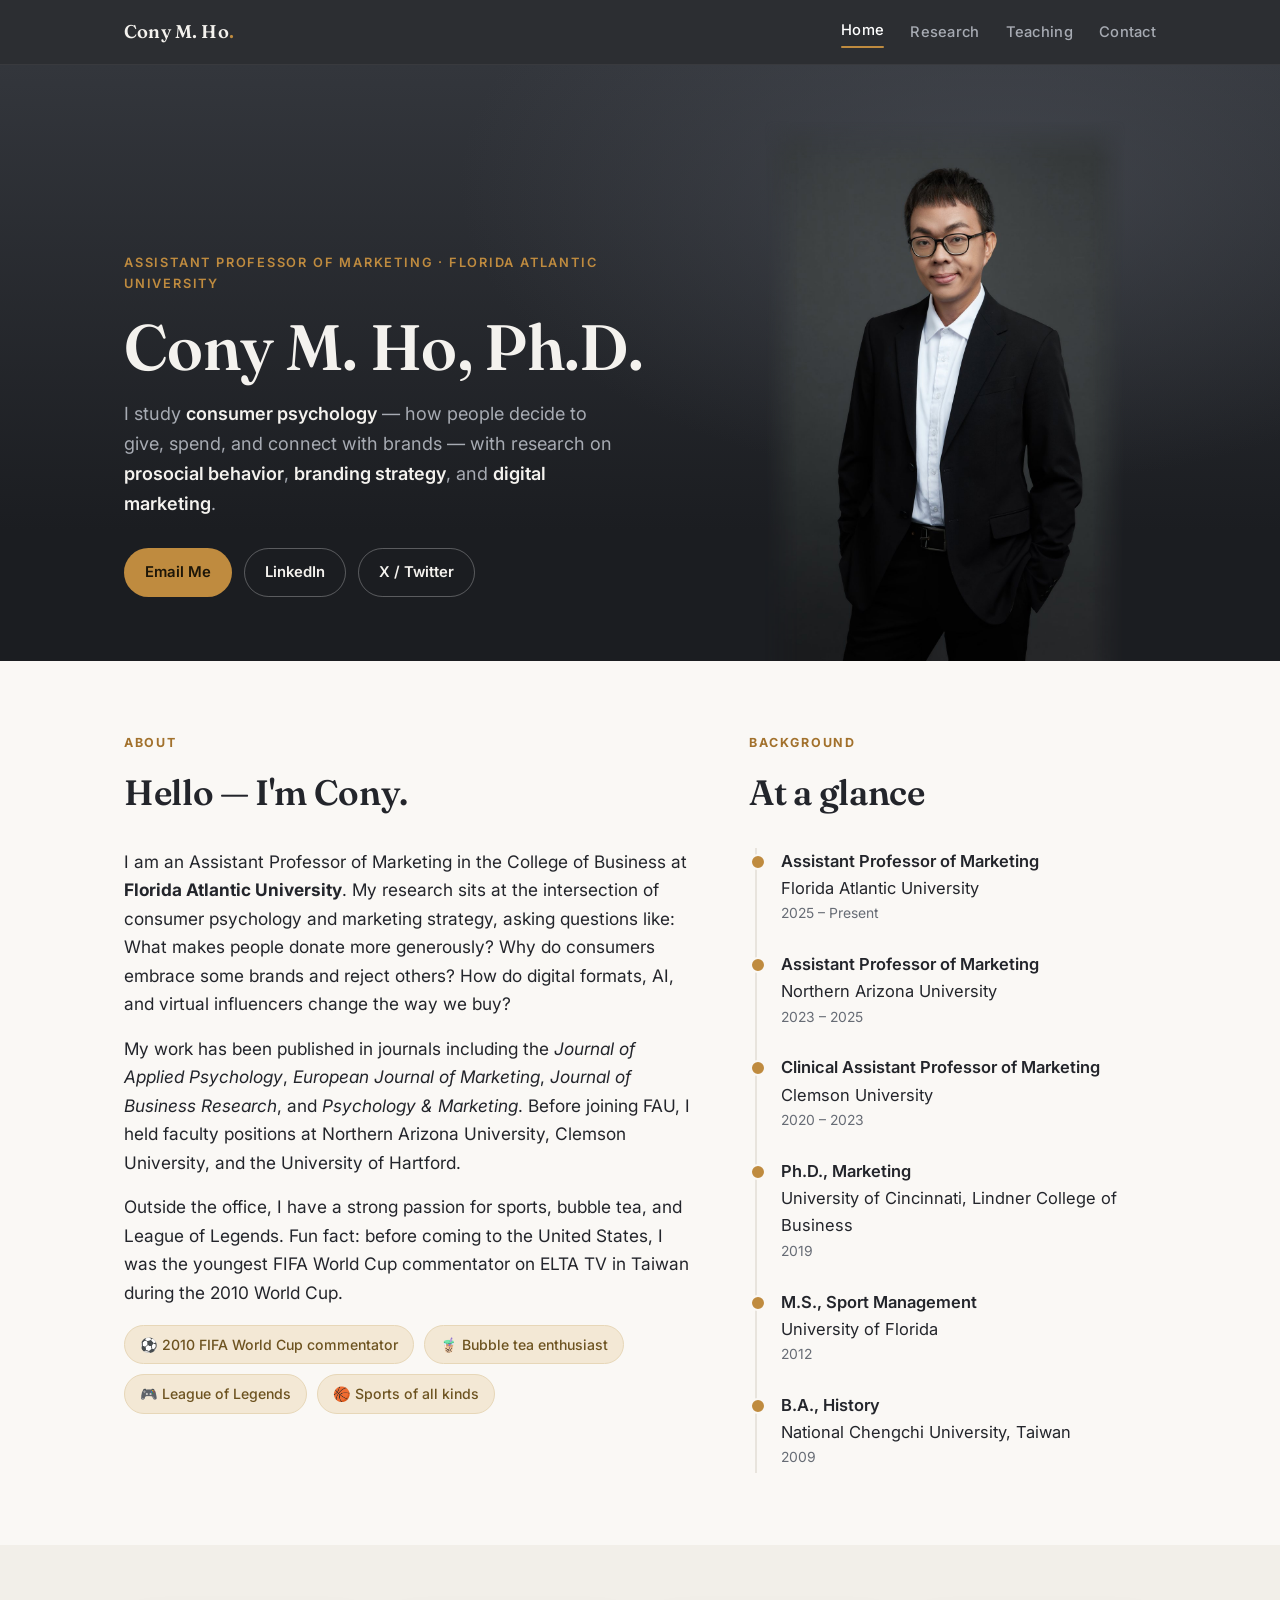
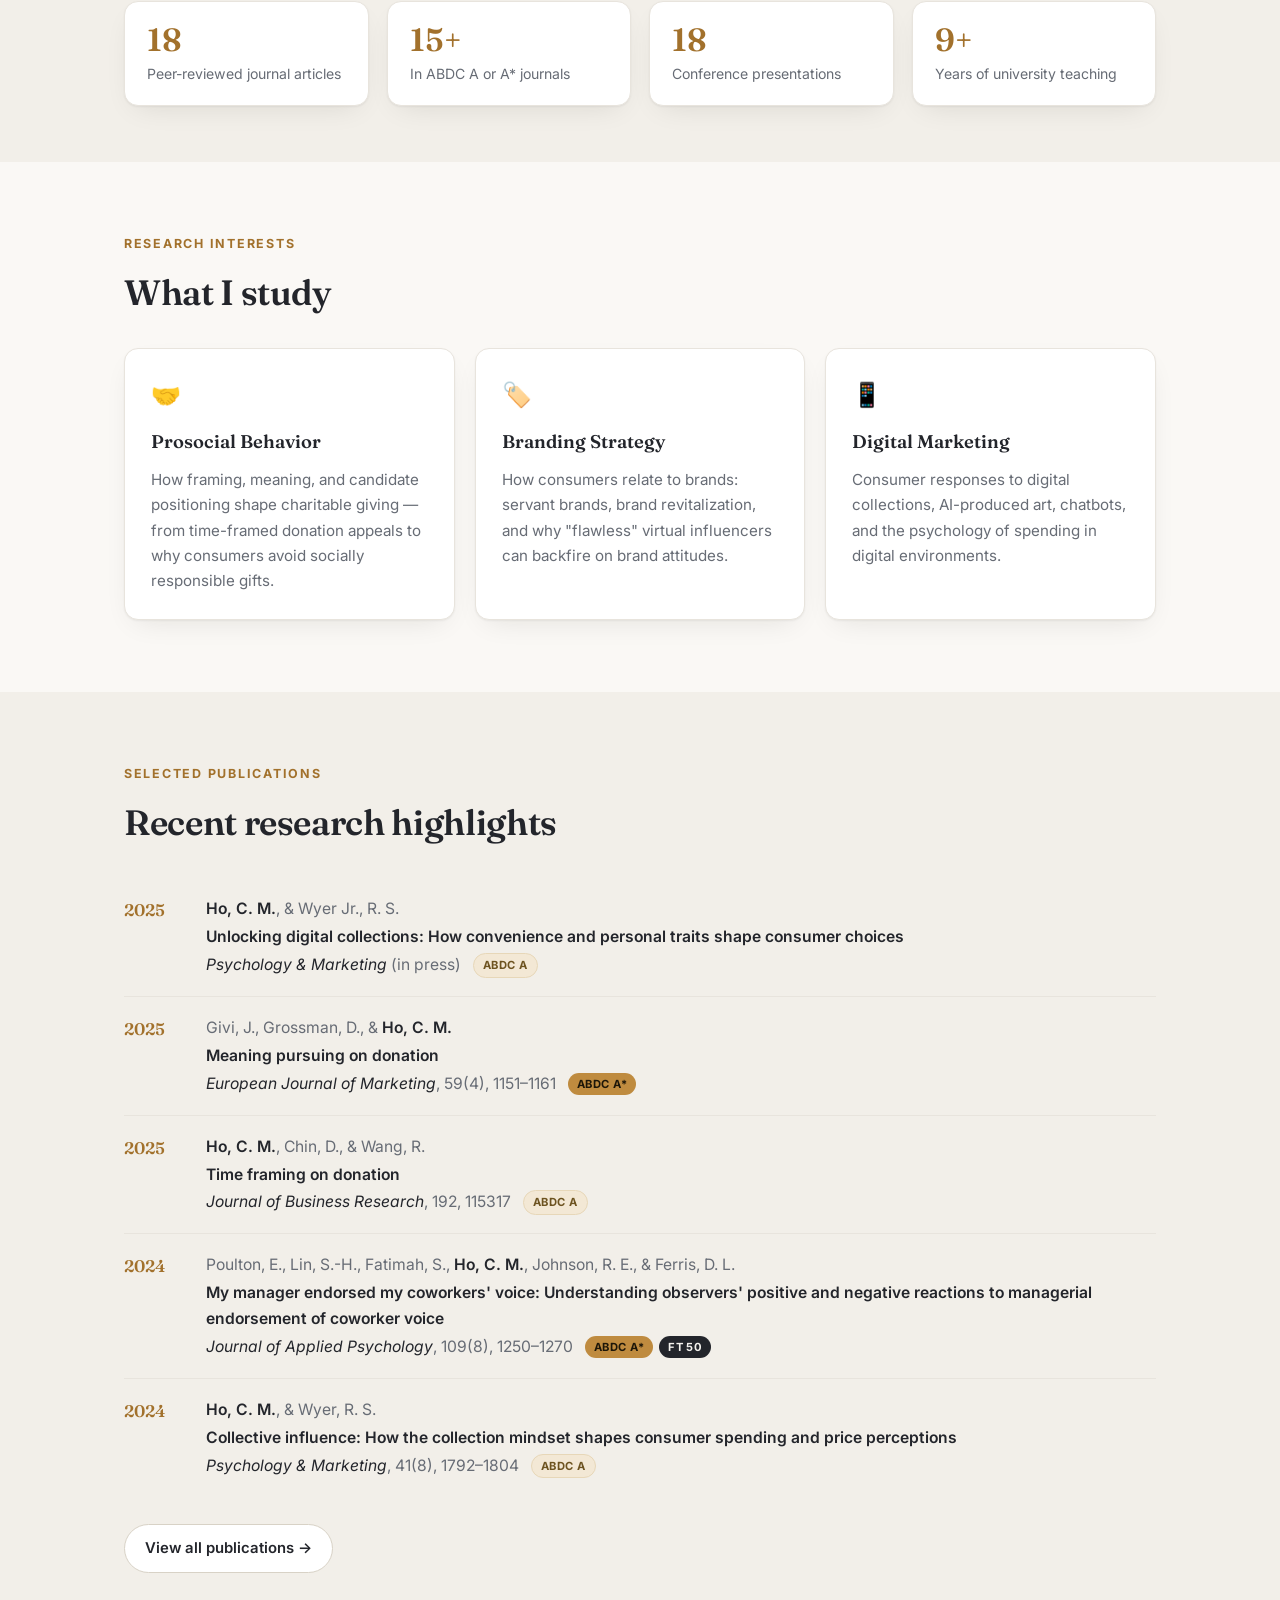
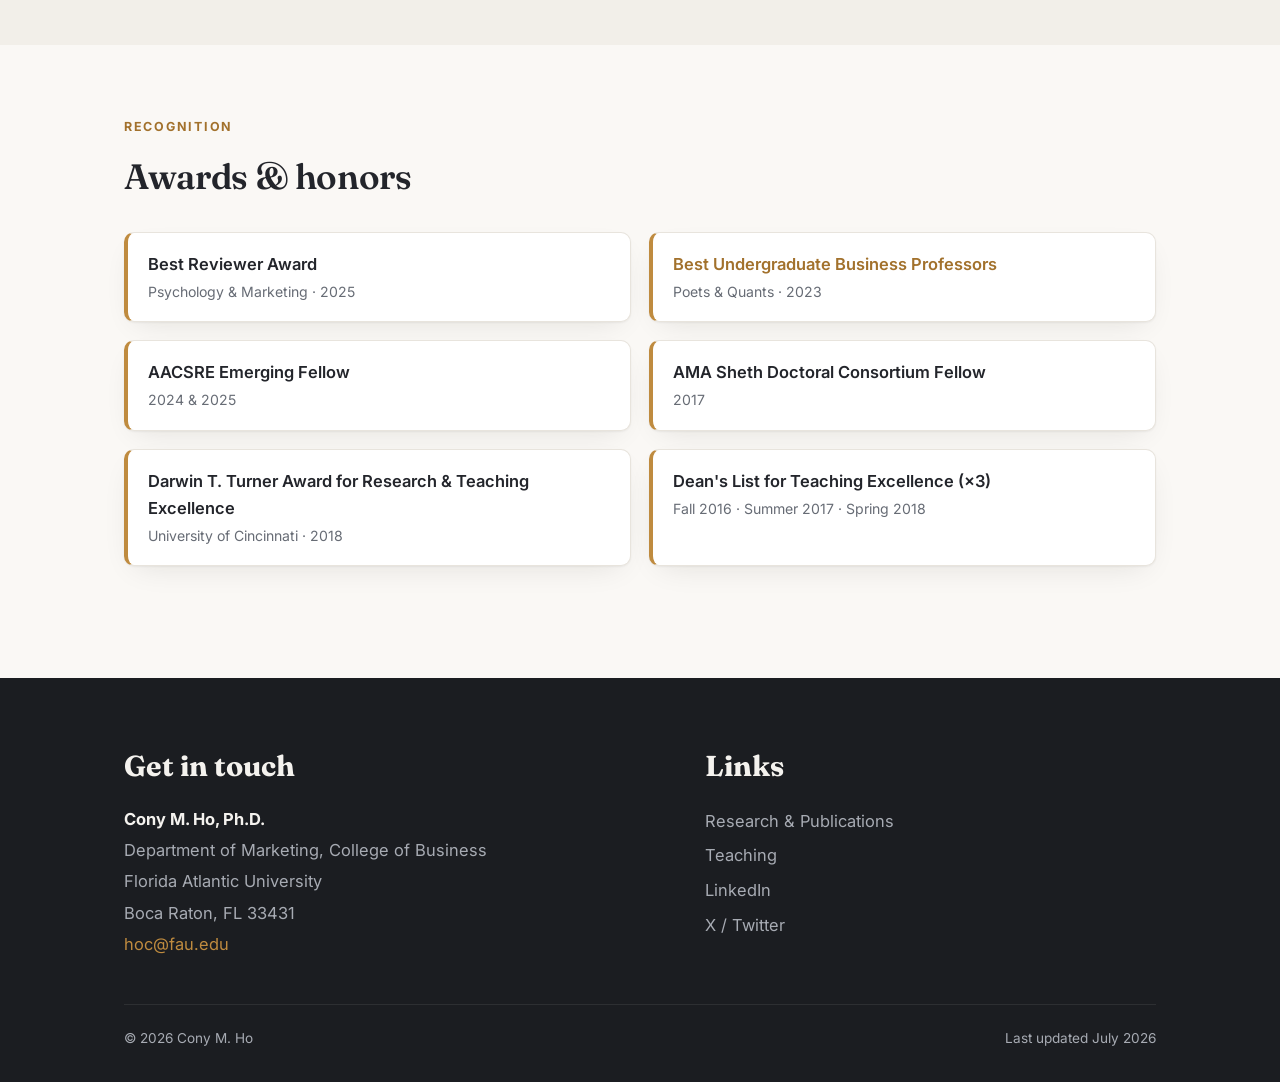
<file: index.html>
<!DOCTYPE html>
<html lang="en">
<head>
  <meta charset="UTF-8">
  <meta name="viewport" content="width=device-width, initial-scale=1.0">
  <title>Cony M. Ho, Ph.D. — Assistant Professor of Marketing</title>
  <meta name="description" content="Cony M. Ho is an Assistant Professor of Marketing at Florida Atlantic University. His research explores consumer psychology, prosocial behavior, branding strategy, and digital marketing.">
  <link rel="icon" href="data:image/svg+xml,%3Csvg xmlns='http://www.w3.org/2000/svg' viewBox='0 0 100 100'%3E%3Crect width='100' height='100' rx='20' fill='%231b1d21'/%3E%3Ctext x='50' y='68' font-size='52' font-family='Georgia' text-anchor='middle' fill='%23bf8b3f'%3ECH%3C/text%3E%3C/svg%3E">
  <link rel="preconnect" href="https://fonts.googleapis.com">
  <link rel="preconnect" href="https://fonts.gstatic.com" crossorigin>
  <link href="https://fonts.googleapis.com/css2?family=Fraunces:opsz,wght@9..144,400;9..144,600&family=Inter:wght@400;500;600;700&display=swap" rel="stylesheet">
  <link rel="stylesheet" href="css/style.css">
</head>
<body>

  <!-- ============ NAVIGATION ============ -->
  <header class="site-header">
    <div class="wrap nav">
      <a class="nav-brand" href="index.html">Cony M. Ho<span class="dot">.</span></a>
      <button class="nav-toggle" aria-label="Menu" onclick="document.querySelector('.nav-links').classList.toggle('open')">&#9776;</button>
      <ul class="nav-links">
        <li><a href="index.html" class="active">Home</a></li>
        <li><a href="research.html">Research</a></li>
        <li><a href="teaching.html">Teaching</a></li>
        <li><a href="#contact">Contact</a></li>
      </ul>
    </div>
  </header>

  <!-- ============ HERO ============ -->
  <section class="hero">
    <div class="wrap hero-grid">
      <div class="hero-text">
        <span class="hero-eyebrow">Assistant Professor of Marketing · Florida Atlantic University</span>
        <h1>Cony M. Ho, Ph.D.</h1>
        <p class="hero-tagline">
          I study <strong>consumer psychology</strong> — how people decide to give, spend,
          and connect with brands — with research on <strong>prosocial behavior</strong>,
          <strong>branding strategy</strong>, and <strong>digital marketing</strong>.
        </p>
        <div class="hero-actions">
          <a class="btn btn-primary" href="mailto:hoc@fau.edu">Email Me</a>
          <a class="btn btn-ghost" href="https://www.linkedin.com/in/cony-ho-6710232b/" target="_blank" rel="noopener">LinkedIn</a>
          <a class="btn btn-ghost" href="https://x.com/ho_cony" target="_blank" rel="noopener">X / Twitter</a>
        </div>
      </div>
      <div class="hero-photo">
        <img src="assets/headshot-web.jpg" alt="Portrait of Cony M. Ho">
      </div>
    </div>
  </section>

  <!-- ============ ABOUT ============ -->
  <section class="section" id="about">
    <div class="wrap two-col">
      <div>
        <p class="section-label">About</p>
        <h2>Hello — I'm Cony.</h2>
        <p class="lede">
          I am an Assistant Professor of Marketing in the College of Business at
          <strong>Florida Atlantic University</strong>. My research sits at the intersection of
          consumer psychology and marketing strategy, asking questions like: What makes people
          donate more generously? Why do consumers embrace some brands and reject others?
          How do digital formats, AI, and virtual influencers change the way we buy?
        </p>
        <p class="lede">
          My work has been published in journals including the <em>Journal of Applied Psychology</em>,
          <em>European Journal of Marketing</em>, <em>Journal of Business Research</em>, and
          <em>Psychology &amp; Marketing</em>. Before joining FAU, I held faculty positions at
          Northern Arizona University, Clemson University, and the University of Hartford.
        </p>
        <p class="lede">
          Outside the office, I have a strong passion for sports, bubble tea, and League of Legends.
          Fun fact: before coming to the United States, I was the youngest FIFA World Cup
          commentator on ELTA TV in Taiwan during the 2010 World Cup.
        </p>
        <div class="chips">
          <span class="chip">⚽ 2010 FIFA World Cup commentator</span>
          <span class="chip">🧋 Bubble tea enthusiast</span>
          <span class="chip">🎮 League of Legends</span>
          <span class="chip">🏀 Sports of all kinds</span>
        </div>
      </div>
      <div>
        <p class="section-label">Background</p>
        <h2>At a glance</h2>
        <ul class="timeline">
          <li>
            <div class="t-role">Assistant Professor of Marketing</div>
            <div class="t-org">Florida Atlantic University</div>
            <div class="t-time">2025 – Present</div>
          </li>
          <li>
            <div class="t-role">Assistant Professor of Marketing</div>
            <div class="t-org">Northern Arizona University</div>
            <div class="t-time">2023 – 2025</div>
          </li>
          <li>
            <div class="t-role">Clinical Assistant Professor of Marketing</div>
            <div class="t-org">Clemson University</div>
            <div class="t-time">2020 – 2023</div>
          </li>
          <li>
            <div class="t-role">Ph.D., Marketing</div>
            <div class="t-org">University of Cincinnati, Lindner College of Business</div>
            <div class="t-time">2019</div>
          </li>
          <li>
            <div class="t-role">M.S., Sport Management</div>
            <div class="t-org">University of Florida</div>
            <div class="t-time">2012</div>
          </li>
          <li>
            <div class="t-role">B.A., History</div>
            <div class="t-org">National Chengchi University, Taiwan</div>
            <div class="t-time">2009</div>
          </li>
        </ul>
      </div>
    </div>
  </section>

  <!-- ============ STATS ============ -->
  <section class="section section-alt" style="padding-top: 56px; padding-bottom: 56px;">
    <div class="wrap">
      <div class="stats" style="margin-top: 0;">
        <div class="stat"><div class="num">18</div><div class="lbl">Peer-reviewed journal articles</div></div>
        <div class="stat"><div class="num">15+</div><div class="lbl">In ABDC A or A* journals</div></div>
        <div class="stat"><div class="num">18</div><div class="lbl">Conference presentations</div></div>
        <div class="stat"><div class="num">9+</div><div class="lbl">Years of university teaching</div></div>
      </div>
    </div>
  </section>

  <!-- ============ RESEARCH INTERESTS ============ -->
  <section class="section" id="research-interests">
    <div class="wrap">
      <p class="section-label">Research Interests</p>
      <h2>What I study</h2>
      <div class="cards">
        <div class="card">
          <span class="card-icon">🤝</span>
          <h4>Prosocial Behavior</h4>
          <p>How framing, meaning, and candidate positioning shape charitable giving —
             from time-framed donation appeals to why consumers avoid socially responsible gifts.</p>
        </div>
        <div class="card">
          <span class="card-icon">🏷️</span>
          <h4>Branding Strategy</h4>
          <p>How consumers relate to brands: servant brands, brand revitalization,
             and why "flawless" virtual influencers can backfire on brand attitudes.</p>
        </div>
        <div class="card">
          <span class="card-icon">📱</span>
          <h4>Digital Marketing</h4>
          <p>Consumer responses to digital collections, AI-produced art, chatbots,
             and the psychology of spending in digital environments.</p>
        </div>
      </div>
    </div>
  </section>

  <!-- ============ SELECTED PUBLICATIONS ============ -->
  <section class="section section-alt" id="publications">
    <div class="wrap">
      <p class="section-label">Selected Publications</p>
      <h2>Recent research highlights</h2>

      <ul class="pub-list">
        <li class="pub">
          <span class="pub-year">2025</span>
          <div class="pub-body">
            <span class="authors"><span class="me">Ho, C. M.</span>, &amp; Wyer Jr., R. S.</span>
            <span class="title">Unlocking digital collections: How convenience and personal traits shape consumer choices</span>
            <span class="venue">Psychology &amp; Marketing</span> <span class="detail">(in press)</span>
            <span class="badges"><span class="badge badge-a">ABDC A</span></span>
          </div>
        </li>
        <li class="pub">
          <span class="pub-year">2025</span>
          <div class="pub-body">
            <span class="authors">Givi, J., Grossman, D., &amp; <span class="me">Ho, C. M.</span></span>
            <span class="title">Meaning pursuing on donation</span>
            <span class="venue">European Journal of Marketing</span><span class="detail">, 59(4), 1151–1161</span>
            <span class="badges"><span class="badge badge-astar">ABDC A*</span></span>
          </div>
        </li>
        <li class="pub">
          <span class="pub-year">2025</span>
          <div class="pub-body">
            <span class="authors"><span class="me">Ho, C. M.</span>, Chin, D., &amp; Wang, R.</span>
            <span class="title">Time framing on donation</span>
            <span class="venue">Journal of Business Research</span><span class="detail">, 192, 115317</span>
            <span class="badges"><span class="badge badge-a">ABDC A</span></span>
          </div>
        </li>
        <li class="pub">
          <span class="pub-year">2024</span>
          <div class="pub-body">
            <span class="authors">Poulton, E., Lin, S.-H., Fatimah, S., <span class="me">Ho, C. M.</span>, Johnson, R. E., &amp; Ferris, D. L.</span>
            <span class="title">My manager endorsed my coworkers' voice: Understanding observers' positive and negative reactions to managerial endorsement of coworker voice</span>
            <span class="venue">Journal of Applied Psychology</span><span class="detail">, 109(8), 1250–1270</span>
            <span class="badges"><span class="badge badge-astar">ABDC A*</span><span class="badge badge-ft">FT 50</span></span>
          </div>
        </li>
        <li class="pub">
          <span class="pub-year">2024</span>
          <div class="pub-body">
            <span class="authors"><span class="me">Ho, C. M.</span>, &amp; Wyer, R. S.</span>
            <span class="title">Collective influence: How the collection mindset shapes consumer spending and price perceptions</span>
            <span class="venue">Psychology &amp; Marketing</span><span class="detail">, 41(8), 1792–1804</span>
            <span class="badges"><span class="badge badge-a">ABDC A</span></span>
          </div>
        </li>
      </ul>

      <div class="view-all">
        <a class="btn btn-outline" href="research.html">View all publications →</a>
      </div>
    </div>
  </section>

  <!-- ============ AWARDS ============ -->
  <section class="section" id="awards">
    <div class="wrap">
      <p class="section-label">Recognition</p>
      <h2>Awards &amp; honors</h2>
      <div class="awards">
        <div class="award">
          <div class="award-title">Best Reviewer Award</div>
          <div class="award-meta">Psychology &amp; Marketing · 2025</div>
        </div>
        <div class="award">
          <div class="award-title"><a href="https://poetsandquantsforundergrads.com/news/2023-best-undergraduate-professors-cony-m-ho-northern-arizona-university-franke-college-of-business/" target="_blank" rel="noopener">Best Undergraduate Business Professors</a></div>
          <div class="award-meta">Poets &amp; Quants · 2023</div>
        </div>
        <div class="award">
          <div class="award-title">AACSRE Emerging Fellow</div>
          <div class="award-meta">2024 &amp; 2025</div>
        </div>
        <div class="award">
          <div class="award-title">AMA Sheth Doctoral Consortium Fellow</div>
          <div class="award-meta">2017</div>
        </div>
        <div class="award">
          <div class="award-title">Darwin T. Turner Award for Research &amp; Teaching Excellence</div>
          <div class="award-meta">University of Cincinnati · 2018</div>
        </div>
        <div class="award">
          <div class="award-title">Dean's List for Teaching Excellence (×3)</div>
          <div class="award-meta">Fall 2016 · Summer 2017 · Spring 2018</div>
        </div>
      </div>
    </div>
  </section>

  <!-- ============ FOOTER / CONTACT ============ -->
  <footer class="footer" id="contact">
    <div class="wrap">
      <div class="footer-grid">
        <div>
          <h2>Get in touch</h2>
          <address class="addr">
            <strong style="color:#f4f2ee;">Cony M. Ho, Ph.D.</strong><br>
            Department of Marketing, College of Business<br>
            Florida Atlantic University<br>
            Boca Raton, FL 33431<br>
            <a href="mailto:hoc@fau.edu">hoc@fau.edu</a>
          </address>
        </div>
        <div>
          <h2>Links</h2>
          <ul class="footer-links">
            <li><a href="research.html">Research &amp; Publications</a></li>
            <li><a href="teaching.html">Teaching</a></li>
            <li><a href="https://www.linkedin.com/in/cony-ho-6710232b/" target="_blank" rel="noopener">LinkedIn</a></li>
            <li><a href="https://x.com/ho_cony" target="_blank" rel="noopener">X / Twitter</a></li>
          </ul>
        </div>
      </div>
      <div class="footer-bottom">
        <span>© 2026 Cony M. Ho</span>
        <span>Last updated July 2026</span>
      </div>
    </div>
  </footer>

</body>
</html>
</file>
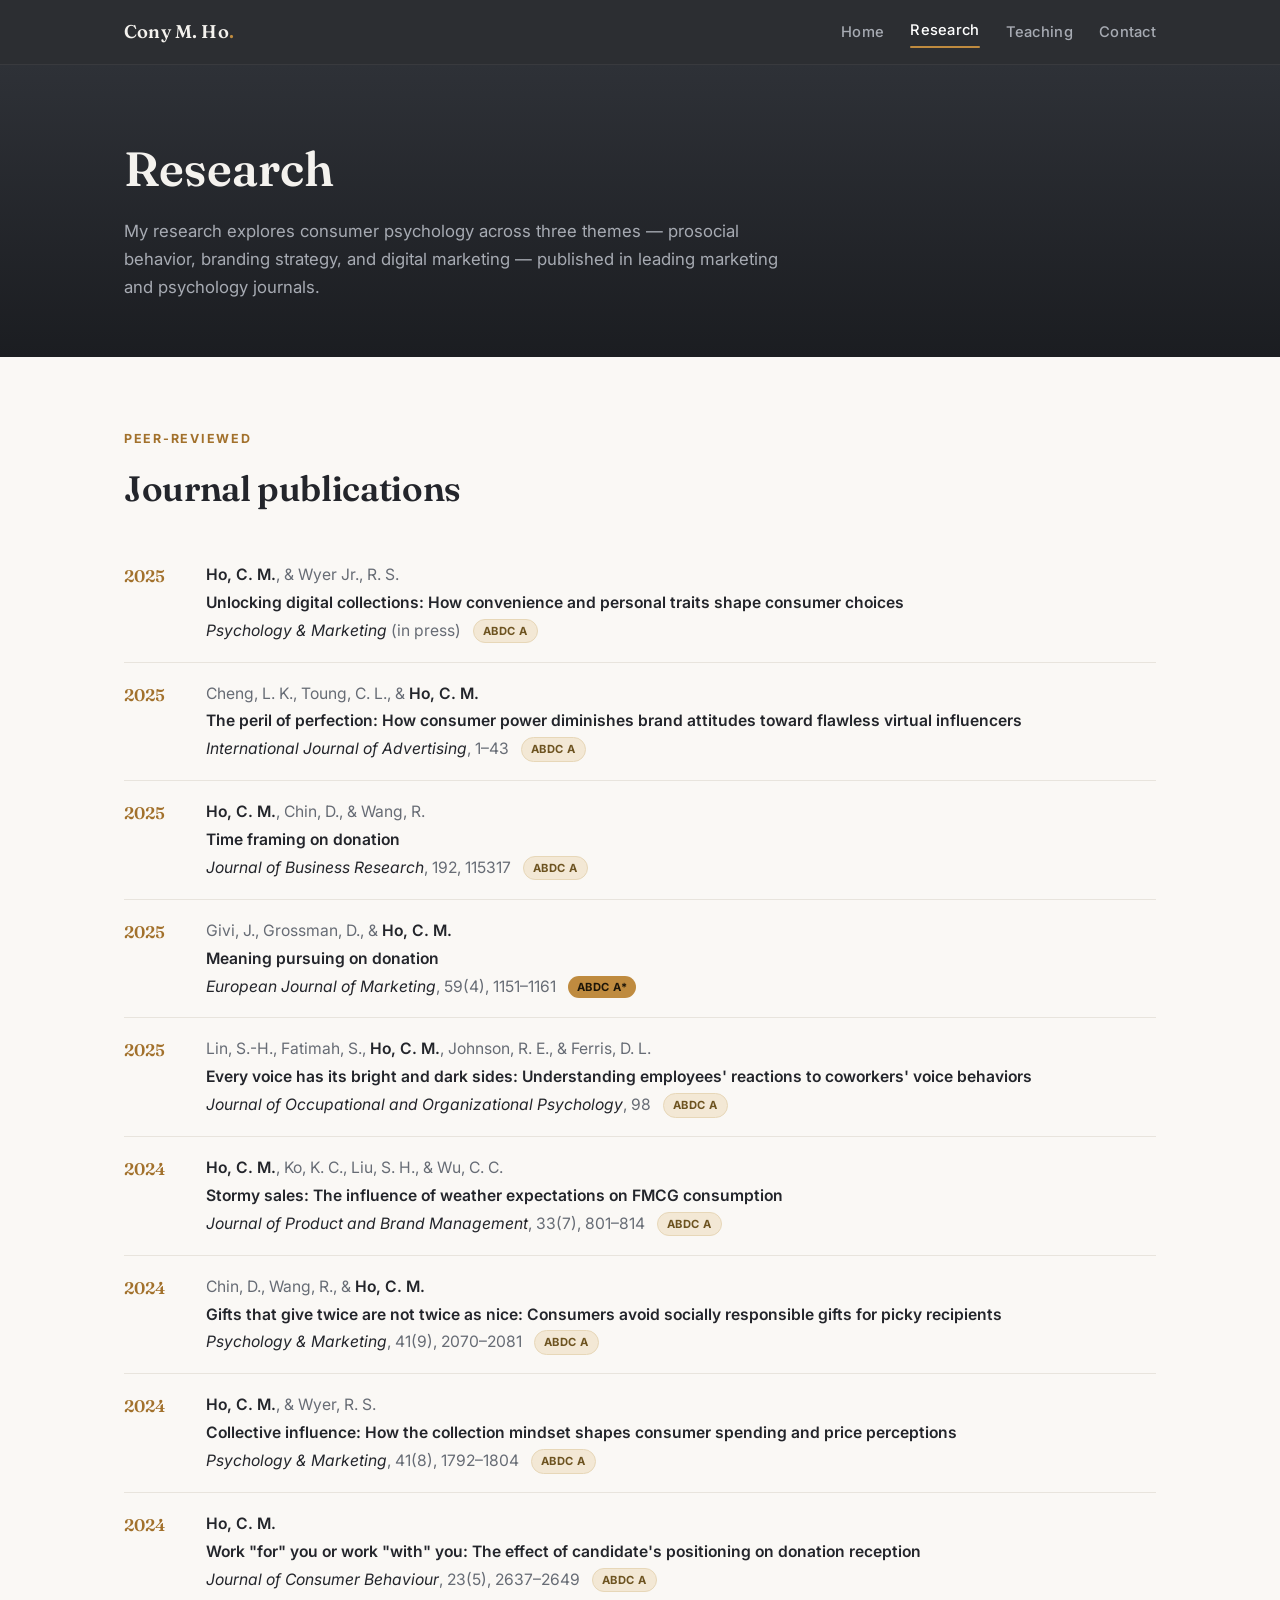
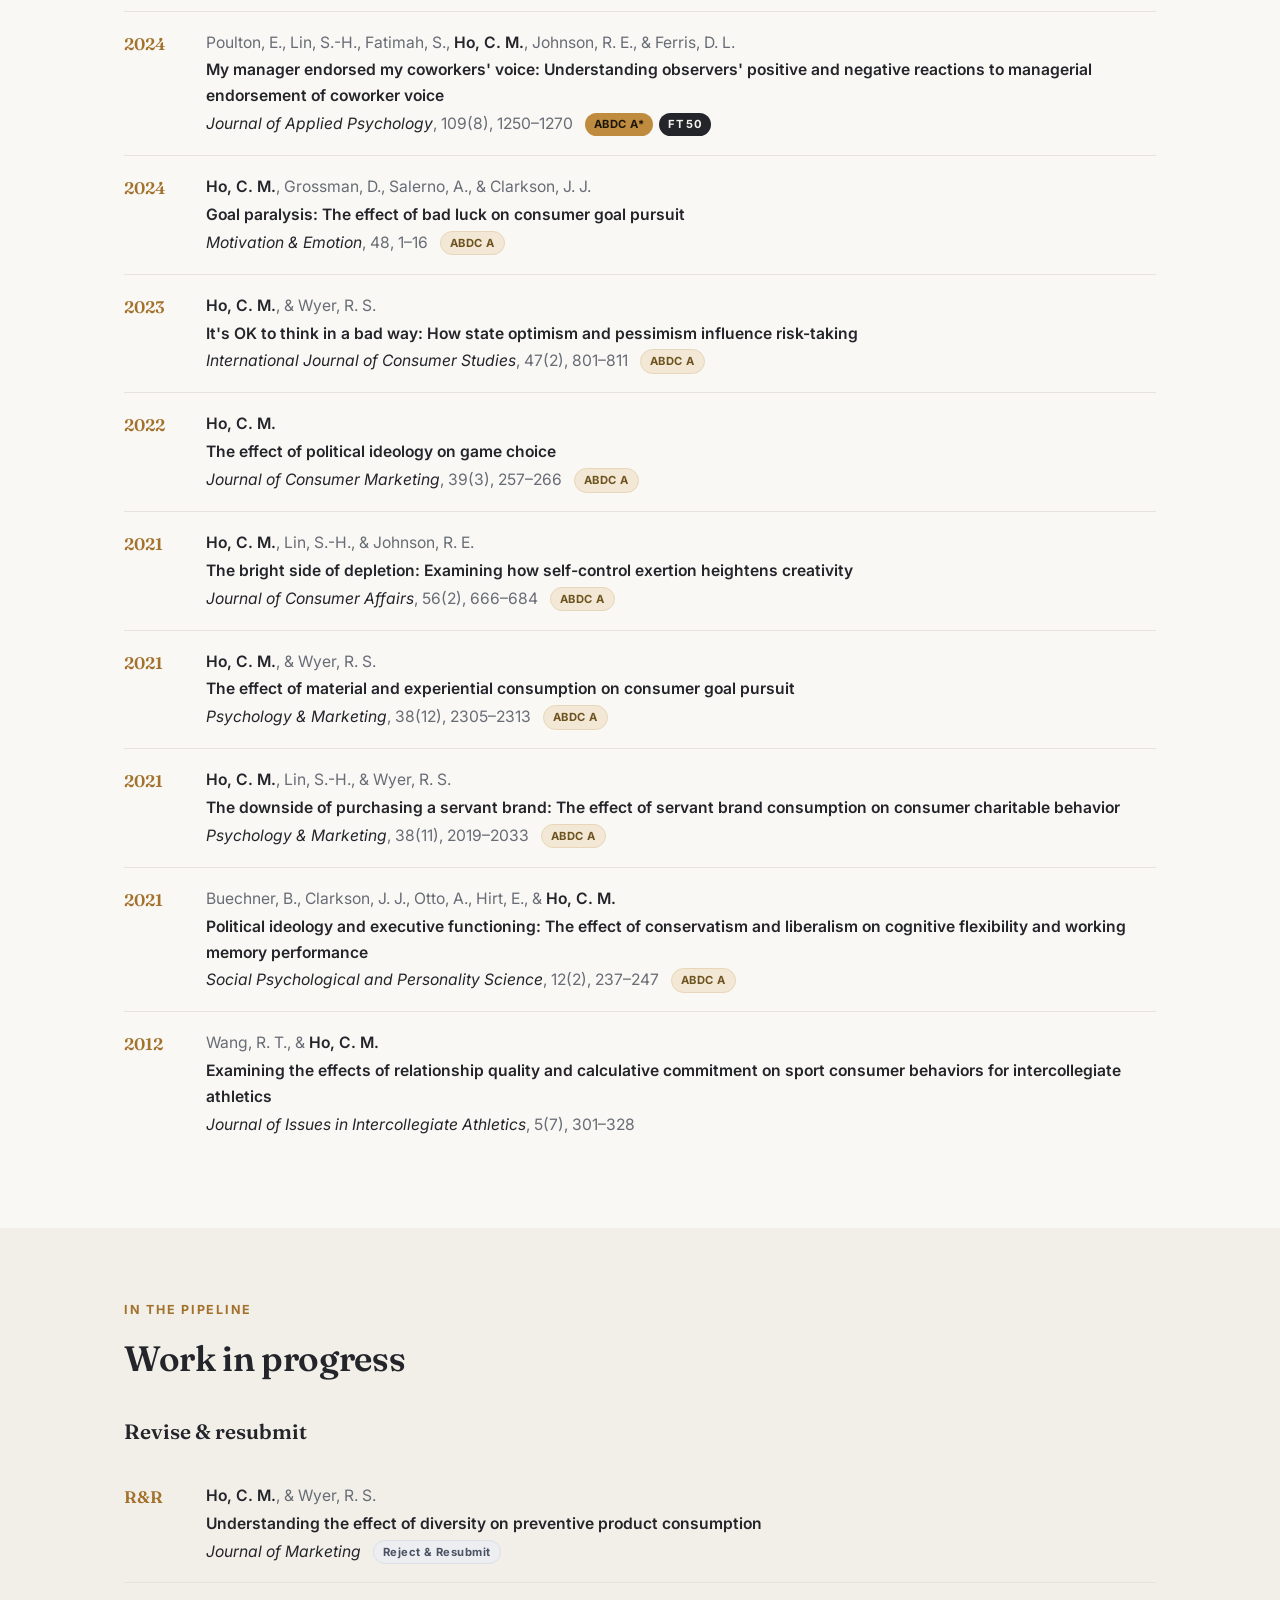
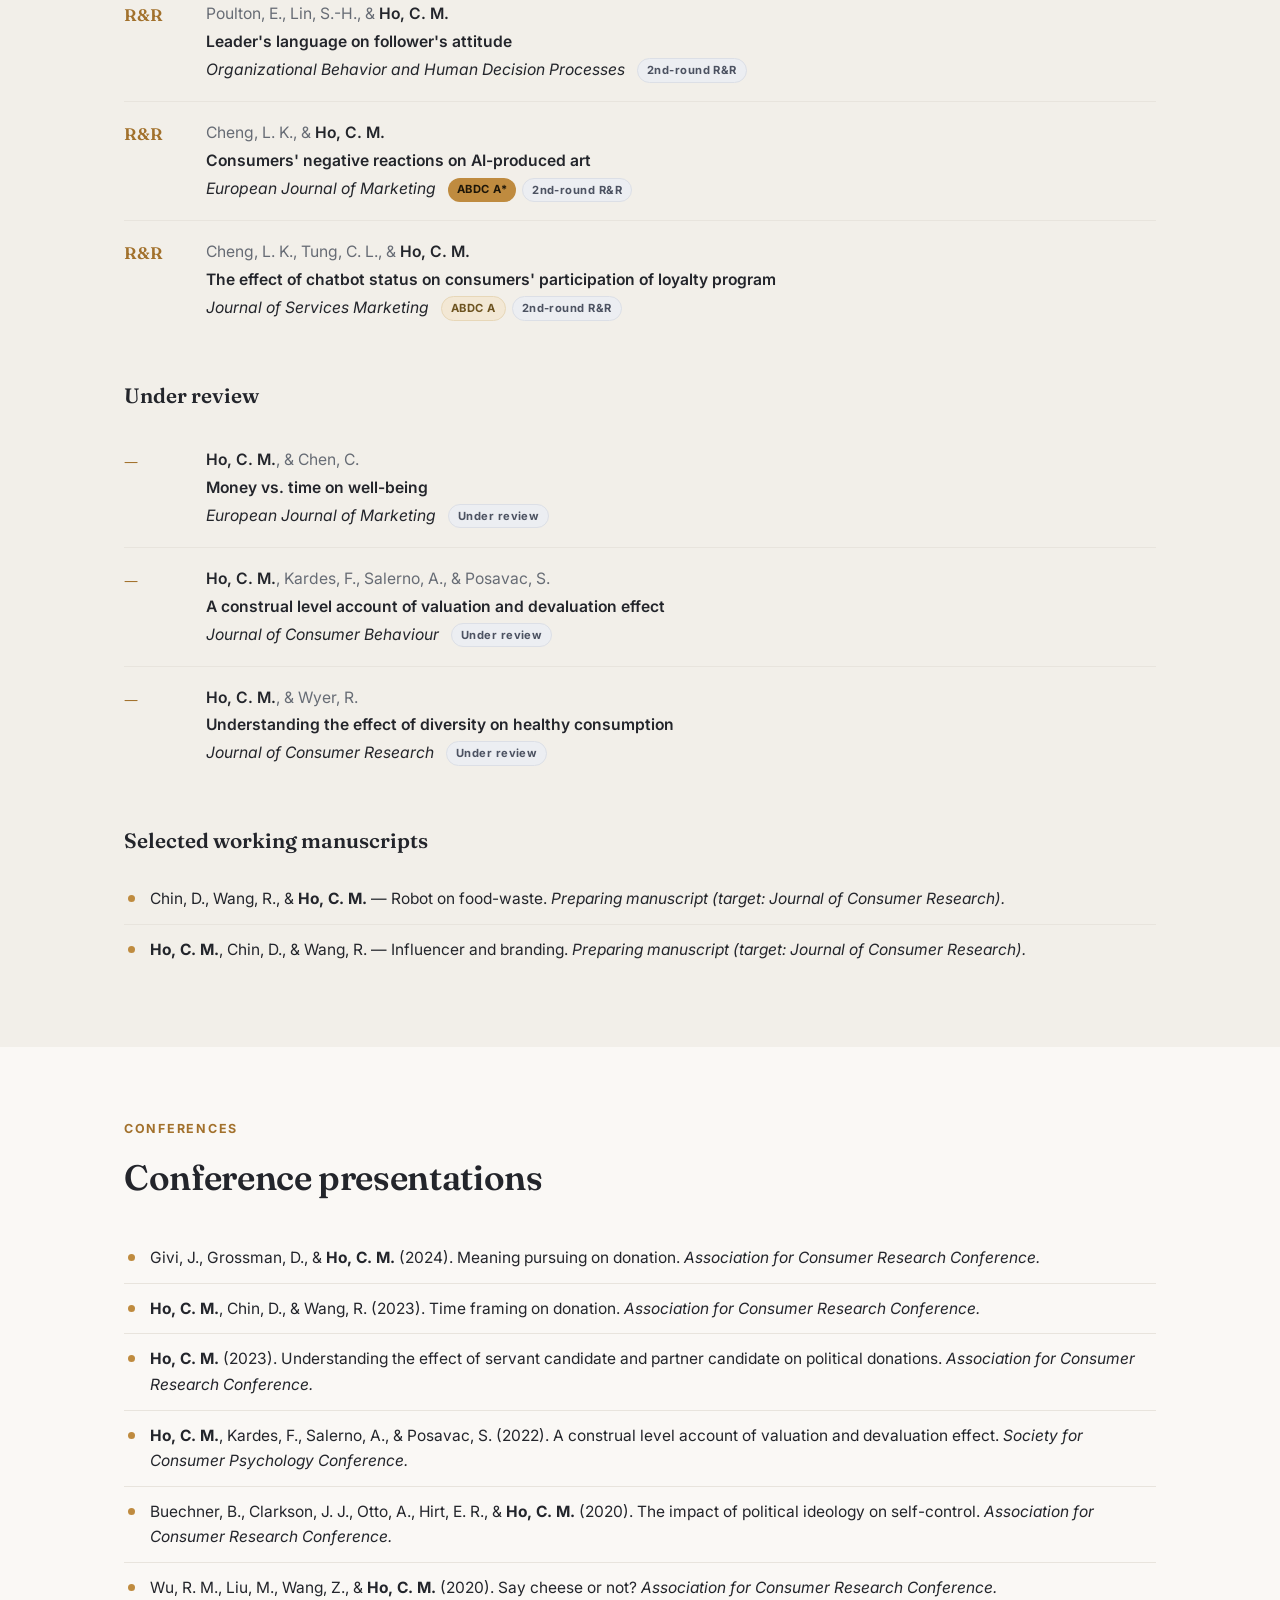
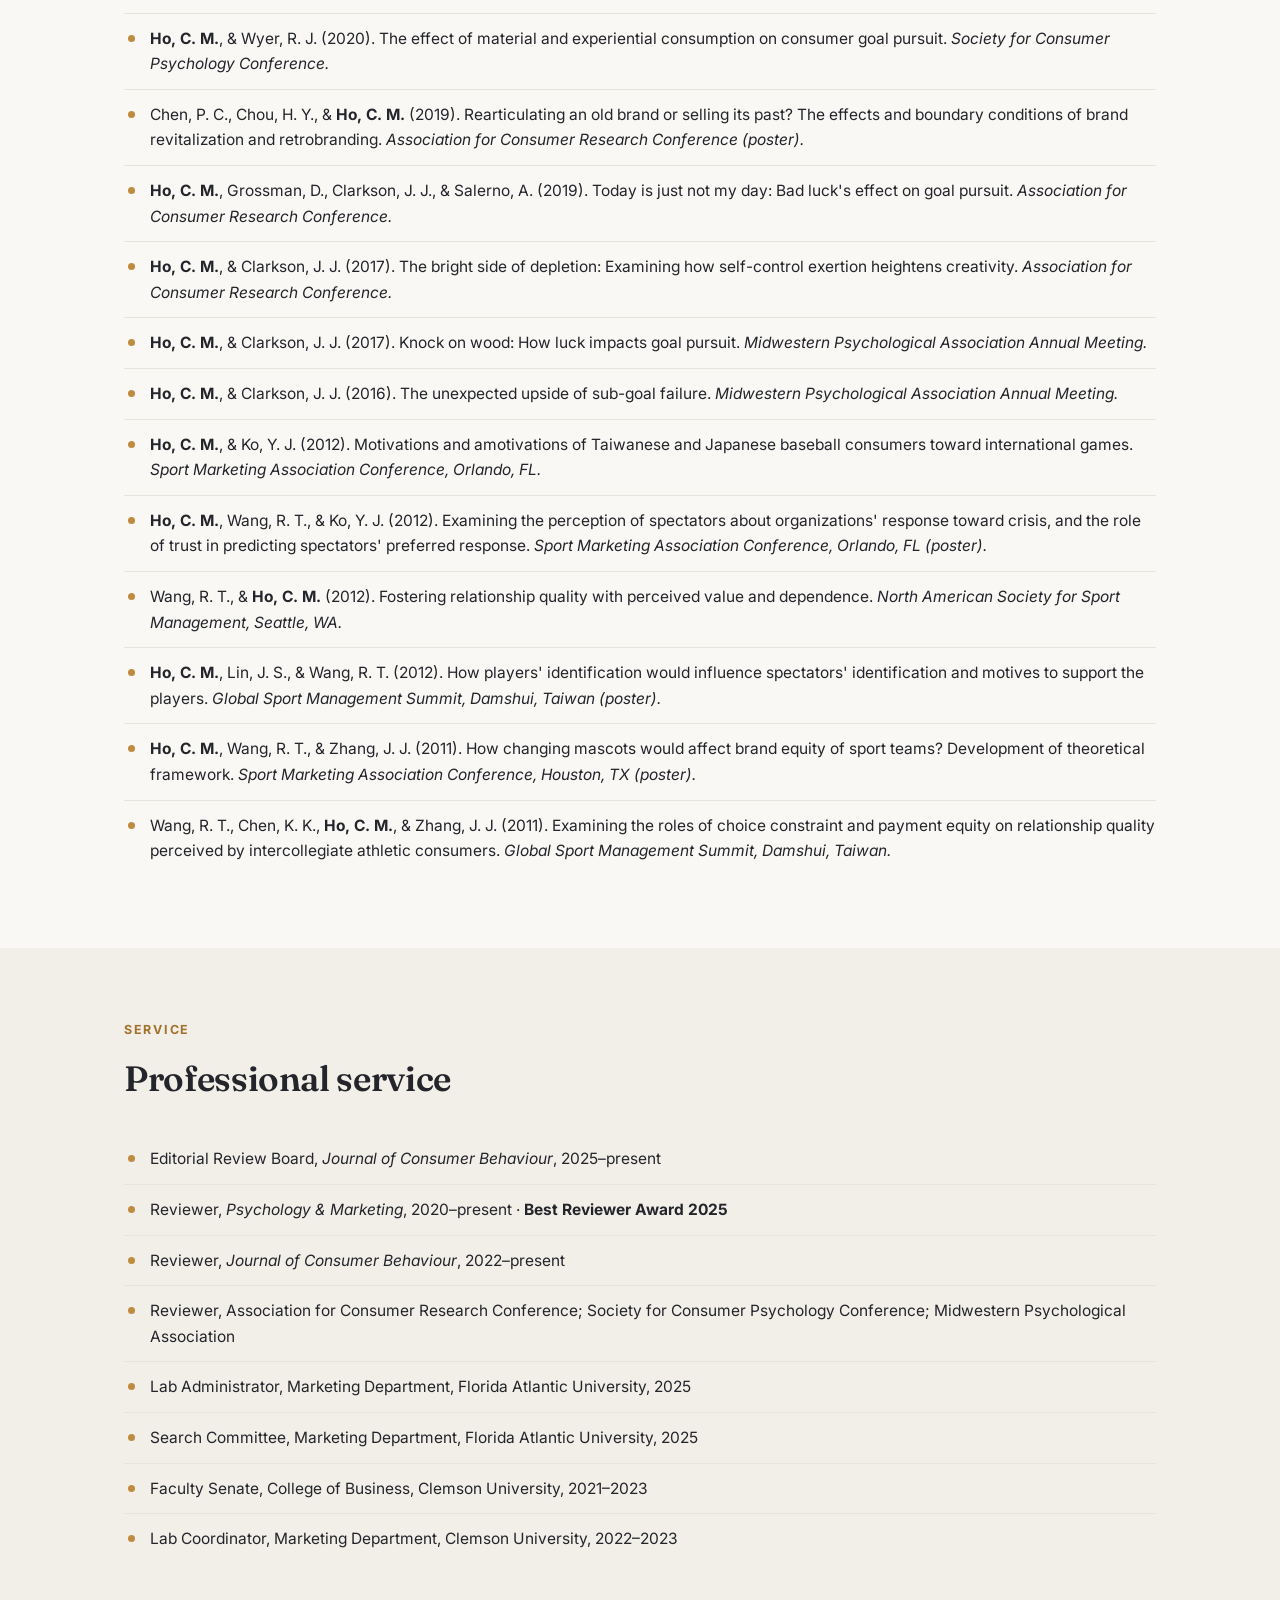
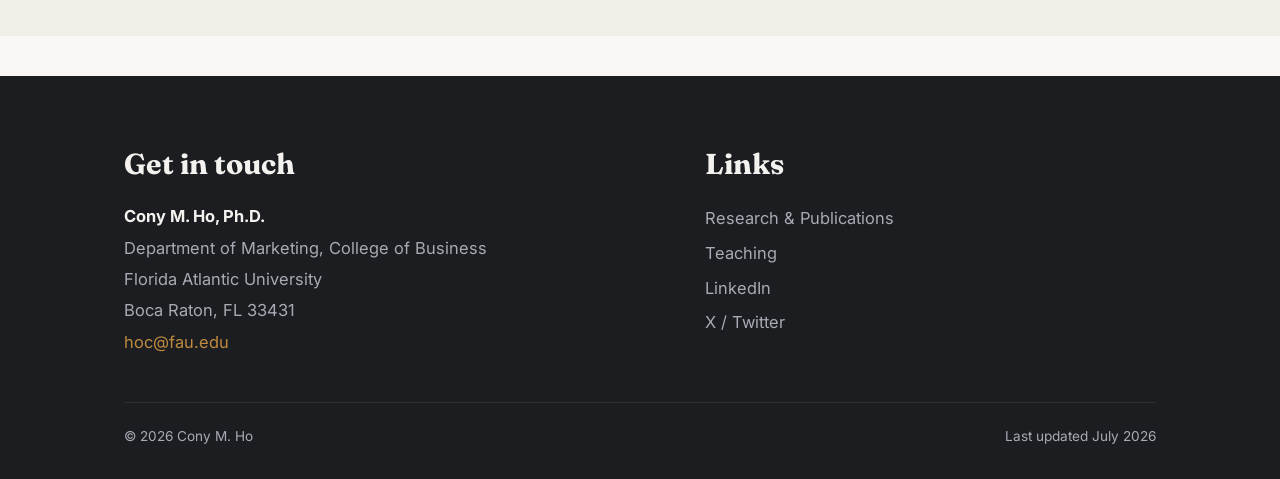
<file: research.html>
<!DOCTYPE html>
<html lang="en">
<head>
  <meta charset="UTF-8">
  <meta name="viewport" content="width=device-width, initial-scale=1.0">
  <title>Research — Cony M. Ho, Ph.D.</title>
  <meta name="description" content="Publications and research by Cony M. Ho: consumer psychology, prosocial behavior, branding strategy, and digital marketing.">
  <link rel="icon" href="data:image/svg+xml,%3Csvg xmlns='http://www.w3.org/2000/svg' viewBox='0 0 100 100'%3E%3Crect width='100' height='100' rx='20' fill='%231b1d21'/%3E%3Ctext x='50' y='68' font-size='52' font-family='Georgia' text-anchor='middle' fill='%23bf8b3f'%3ECH%3C/text%3E%3C/svg%3E">
  <link rel="preconnect" href="https://fonts.googleapis.com">
  <link rel="preconnect" href="https://fonts.gstatic.com" crossorigin>
  <link href="https://fonts.googleapis.com/css2?family=Fraunces:opsz,wght@9..144,400;9..144,600&family=Inter:wght@400;500;600;700&display=swap" rel="stylesheet">
  <link rel="stylesheet" href="css/style.css">
</head>
<body>

  <!-- ============ NAVIGATION ============ -->
  <header class="site-header">
    <div class="wrap nav">
      <a class="nav-brand" href="index.html">Cony M. Ho<span class="dot">.</span></a>
      <button class="nav-toggle" aria-label="Menu" onclick="document.querySelector('.nav-links').classList.toggle('open')">&#9776;</button>
      <ul class="nav-links">
        <li><a href="index.html">Home</a></li>
        <li><a href="research.html" class="active">Research</a></li>
        <li><a href="teaching.html">Teaching</a></li>
        <li><a href="index.html#contact">Contact</a></li>
      </ul>
    </div>
  </header>

  <!-- ============ PAGE HERO ============ -->
  <section class="page-hero">
    <div class="wrap">
      <h1>Research</h1>
      <p>My research explores consumer psychology across three themes — prosocial behavior,
         branding strategy, and digital marketing — published in leading marketing and
         psychology journals.</p>
    </div>
  </section>

  <!-- ============ JOURNAL PUBLICATIONS ============ -->
  <section class="section">
    <div class="wrap">
      <p class="section-label">Peer-Reviewed</p>
      <h2>Journal publications</h2>

      <!-- ✏️ TO ADD A NEW PUBLICATION: copy one <li class="pub">…</li> block below
           and paste it at the top of the list, then edit the text. -->
      <ul class="pub-list">

        <li class="pub">
          <span class="pub-year">2025</span>
          <div class="pub-body">
            <span class="authors"><span class="me">Ho, C. M.</span>, &amp; Wyer Jr., R. S.</span>
            <span class="title">Unlocking digital collections: How convenience and personal traits shape consumer choices</span>
            <span class="venue">Psychology &amp; Marketing</span> <span class="detail">(in press)</span>
            <span class="badges"><span class="badge badge-a">ABDC A</span></span>
          </div>
        </li>

        <li class="pub">
          <span class="pub-year">2025</span>
          <div class="pub-body">
            <span class="authors">Cheng, L. K., Toung, C. L., &amp; <span class="me">Ho, C. M.</span></span>
            <span class="title">The peril of perfection: How consumer power diminishes brand attitudes toward flawless virtual influencers</span>
            <span class="venue">International Journal of Advertising</span><span class="detail">, 1–43</span>
            <span class="badges"><span class="badge badge-a">ABDC A</span></span>
          </div>
        </li>

        <li class="pub">
          <span class="pub-year">2025</span>
          <div class="pub-body">
            <span class="authors"><span class="me">Ho, C. M.</span>, Chin, D., &amp; Wang, R.</span>
            <span class="title">Time framing on donation</span>
            <span class="venue">Journal of Business Research</span><span class="detail">, 192, 115317</span>
            <span class="badges"><span class="badge badge-a">ABDC A</span></span>
          </div>
        </li>

        <li class="pub">
          <span class="pub-year">2025</span>
          <div class="pub-body">
            <span class="authors">Givi, J., Grossman, D., &amp; <span class="me">Ho, C. M.</span></span>
            <span class="title">Meaning pursuing on donation</span>
            <span class="venue">European Journal of Marketing</span><span class="detail">, 59(4), 1151–1161</span>
            <span class="badges"><span class="badge badge-astar">ABDC A*</span></span>
          </div>
        </li>

        <li class="pub">
          <span class="pub-year">2025</span>
          <div class="pub-body">
            <span class="authors">Lin, S.-H., Fatimah, S., <span class="me">Ho, C. M.</span>, Johnson, R. E., &amp; Ferris, D. L.</span>
            <span class="title">Every voice has its bright and dark sides: Understanding employees' reactions to coworkers' voice behaviors</span>
            <span class="venue">Journal of Occupational and Organizational Psychology</span><span class="detail">, 98</span>
            <span class="badges"><span class="badge badge-a">ABDC A</span></span>
          </div>
        </li>

        <li class="pub">
          <span class="pub-year">2024</span>
          <div class="pub-body">
            <span class="authors"><span class="me">Ho, C. M.</span>, Ko, K. C., Liu, S. H., &amp; Wu, C. C.</span>
            <span class="title">Stormy sales: The influence of weather expectations on FMCG consumption</span>
            <span class="venue">Journal of Product and Brand Management</span><span class="detail">, 33(7), 801–814</span>
            <span class="badges"><span class="badge badge-a">ABDC A</span></span>
          </div>
        </li>

        <li class="pub">
          <span class="pub-year">2024</span>
          <div class="pub-body">
            <span class="authors">Chin, D., Wang, R., &amp; <span class="me">Ho, C. M.</span></span>
            <span class="title">Gifts that give twice are not twice as nice: Consumers avoid socially responsible gifts for picky recipients</span>
            <span class="venue">Psychology &amp; Marketing</span><span class="detail">, 41(9), 2070–2081</span>
            <span class="badges"><span class="badge badge-a">ABDC A</span></span>
          </div>
        </li>

        <li class="pub">
          <span class="pub-year">2024</span>
          <div class="pub-body">
            <span class="authors"><span class="me">Ho, C. M.</span>, &amp; Wyer, R. S.</span>
            <span class="title">Collective influence: How the collection mindset shapes consumer spending and price perceptions</span>
            <span class="venue">Psychology &amp; Marketing</span><span class="detail">, 41(8), 1792–1804</span>
            <span class="badges"><span class="badge badge-a">ABDC A</span></span>
          </div>
        </li>

        <li class="pub">
          <span class="pub-year">2024</span>
          <div class="pub-body">
            <span class="authors"><span class="me">Ho, C. M.</span></span>
            <span class="title">Work "for" you or work "with" you: The effect of candidate's positioning on donation reception</span>
            <span class="venue">Journal of Consumer Behaviour</span><span class="detail">, 23(5), 2637–2649</span>
            <span class="badges"><span class="badge badge-a">ABDC A</span></span>
          </div>
        </li>

        <li class="pub">
          <span class="pub-year">2024</span>
          <div class="pub-body">
            <span class="authors">Poulton, E., Lin, S.-H., Fatimah, S., <span class="me">Ho, C. M.</span>, Johnson, R. E., &amp; Ferris, D. L.</span>
            <span class="title">My manager endorsed my coworkers' voice: Understanding observers' positive and negative reactions to managerial endorsement of coworker voice</span>
            <span class="venue">Journal of Applied Psychology</span><span class="detail">, 109(8), 1250–1270</span>
            <span class="badges"><span class="badge badge-astar">ABDC A*</span><span class="badge badge-ft">FT 50</span></span>
          </div>
        </li>

        <li class="pub">
          <span class="pub-year">2024</span>
          <div class="pub-body">
            <span class="authors"><span class="me">Ho, C. M.</span>, Grossman, D., Salerno, A., &amp; Clarkson, J. J.</span>
            <span class="title">Goal paralysis: The effect of bad luck on consumer goal pursuit</span>
            <span class="venue">Motivation &amp; Emotion</span><span class="detail">, 48, 1–16</span>
            <span class="badges"><span class="badge badge-a">ABDC A</span></span>
          </div>
        </li>

        <li class="pub">
          <span class="pub-year">2023</span>
          <div class="pub-body">
            <span class="authors"><span class="me">Ho, C. M.</span>, &amp; Wyer, R. S.</span>
            <span class="title">It's OK to think in a bad way: How state optimism and pessimism influence risk-taking</span>
            <span class="venue">International Journal of Consumer Studies</span><span class="detail">, 47(2), 801–811</span>
            <span class="badges"><span class="badge badge-a">ABDC A</span></span>
          </div>
        </li>

        <li class="pub">
          <span class="pub-year">2022</span>
          <div class="pub-body">
            <span class="authors"><span class="me">Ho, C. M.</span></span>
            <span class="title">The effect of political ideology on game choice</span>
            <span class="venue">Journal of Consumer Marketing</span><span class="detail">, 39(3), 257–266</span>
            <span class="badges"><span class="badge badge-a">ABDC A</span></span>
          </div>
        </li>

        <li class="pub">
          <span class="pub-year">2021</span>
          <div class="pub-body">
            <span class="authors"><span class="me">Ho, C. M.</span>, Lin, S.-H., &amp; Johnson, R. E.</span>
            <span class="title">The bright side of depletion: Examining how self-control exertion heightens creativity</span>
            <span class="venue">Journal of Consumer Affairs</span><span class="detail">, 56(2), 666–684</span>
            <span class="badges"><span class="badge badge-a">ABDC A</span></span>
          </div>
        </li>

        <li class="pub">
          <span class="pub-year">2021</span>
          <div class="pub-body">
            <span class="authors"><span class="me">Ho, C. M.</span>, &amp; Wyer, R. S.</span>
            <span class="title">The effect of material and experiential consumption on consumer goal pursuit</span>
            <span class="venue">Psychology &amp; Marketing</span><span class="detail">, 38(12), 2305–2313</span>
            <span class="badges"><span class="badge badge-a">ABDC A</span></span>
          </div>
        </li>

        <li class="pub">
          <span class="pub-year">2021</span>
          <div class="pub-body">
            <span class="authors"><span class="me">Ho, C. M.</span>, Lin, S.-H., &amp; Wyer, R. S.</span>
            <span class="title">The downside of purchasing a servant brand: The effect of servant brand consumption on consumer charitable behavior</span>
            <span class="venue">Psychology &amp; Marketing</span><span class="detail">, 38(11), 2019–2033</span>
            <span class="badges"><span class="badge badge-a">ABDC A</span></span>
          </div>
        </li>

        <li class="pub">
          <span class="pub-year">2021</span>
          <div class="pub-body">
            <span class="authors">Buechner, B., Clarkson, J. J., Otto, A., Hirt, E., &amp; <span class="me">Ho, C. M.</span></span>
            <span class="title">Political ideology and executive functioning: The effect of conservatism and liberalism on cognitive flexibility and working memory performance</span>
            <span class="venue">Social Psychological and Personality Science</span><span class="detail">, 12(2), 237–247</span>
            <span class="badges"><span class="badge badge-a">ABDC A</span></span>
          </div>
        </li>

        <li class="pub">
          <span class="pub-year">2012</span>
          <div class="pub-body">
            <span class="authors">Wang, R. T., &amp; <span class="me">Ho, C. M.</span></span>
            <span class="title">Examining the effects of relationship quality and calculative commitment on sport consumer behaviors for intercollegiate athletics</span>
            <span class="venue">Journal of Issues in Intercollegiate Athletics</span><span class="detail">, 5(7), 301–328</span>
          </div>
        </li>

      </ul>
    </div>
  </section>

  <!-- ============ IN THE PIPELINE ============ -->
  <section class="section section-alt">
    <div class="wrap">
      <p class="section-label">In the Pipeline</p>
      <h2>Work in progress</h2>

      <h3>Revise &amp; resubmit</h3>
      <ul class="pub-list">
        <li class="pub">
          <span class="pub-year">R&amp;R</span>
          <div class="pub-body">
            <span class="authors"><span class="me">Ho, C. M.</span>, &amp; Wyer, R. S.</span>
            <span class="title">Understanding the effect of diversity on preventive product consumption</span>
            <span class="venue">Journal of Marketing</span>
            <span class="badges"><span class="badge badge-status">Reject &amp; Resubmit</span></span>
          </div>
        </li>
        <li class="pub">
          <span class="pub-year">R&amp;R</span>
          <div class="pub-body">
            <span class="authors">Poulton, E., Lin, S.-H., &amp; <span class="me">Ho, C. M.</span></span>
            <span class="title">Leader's language on follower's attitude</span>
            <span class="venue">Organizational Behavior and Human Decision Processes</span>
            <span class="badges"><span class="badge badge-status">2nd-round R&amp;R</span></span>
          </div>
        </li>
        <li class="pub">
          <span class="pub-year">R&amp;R</span>
          <div class="pub-body">
            <span class="authors">Cheng, L. K., &amp; <span class="me">Ho, C. M.</span></span>
            <span class="title">Consumers' negative reactions on AI-produced art</span>
            <span class="venue">European Journal of Marketing</span>
            <span class="badges"><span class="badge badge-astar">ABDC A*</span><span class="badge badge-status">2nd-round R&amp;R</span></span>
          </div>
        </li>
        <li class="pub">
          <span class="pub-year">R&amp;R</span>
          <div class="pub-body">
            <span class="authors">Cheng, L. K., Tung, C. L., &amp; <span class="me">Ho, C. M.</span></span>
            <span class="title">The effect of chatbot status on consumers' participation of loyalty program</span>
            <span class="venue">Journal of Services Marketing</span>
            <span class="badges"><span class="badge badge-a">ABDC A</span><span class="badge badge-status">2nd-round R&amp;R</span></span>
          </div>
        </li>
      </ul>

      <h3>Under review</h3>
      <ul class="pub-list">
        <li class="pub">
          <span class="pub-year">—</span>
          <div class="pub-body">
            <span class="authors"><span class="me">Ho, C. M.</span>, &amp; Chen, C.</span>
            <span class="title">Money vs. time on well-being</span>
            <span class="venue">European Journal of Marketing</span>
            <span class="badges"><span class="badge badge-status">Under review</span></span>
          </div>
        </li>
        <li class="pub">
          <span class="pub-year">—</span>
          <div class="pub-body">
            <span class="authors"><span class="me">Ho, C. M.</span>, Kardes, F., Salerno, A., &amp; Posavac, S.</span>
            <span class="title">A construal level account of valuation and devaluation effect</span>
            <span class="venue">Journal of Consumer Behaviour</span>
            <span class="badges"><span class="badge badge-status">Under review</span></span>
          </div>
        </li>
        <li class="pub">
          <span class="pub-year">—</span>
          <div class="pub-body">
            <span class="authors"><span class="me">Ho, C. M.</span>, &amp; Wyer, R.</span>
            <span class="title">Understanding the effect of diversity on healthy consumption</span>
            <span class="venue">Journal of Consumer Research</span>
            <span class="badges"><span class="badge badge-status">Under review</span></span>
          </div>
        </li>
      </ul>

      <h3>Selected working manuscripts</h3>
      <ul class="simple-list">
        <li>Chin, D., Wang, R., &amp; <strong>Ho, C. M.</strong> — Robot on food-waste. <em>Preparing manuscript (target: Journal of Consumer Research).</em></li>
        <li><strong>Ho, C. M.</strong>, Chin, D., &amp; Wang, R. — Influencer and branding. <em>Preparing manuscript (target: Journal of Consumer Research).</em></li>
      </ul>
    </div>
  </section>

  <!-- ============ CONFERENCE PRESENTATIONS ============ -->
  <section class="section">
    <div class="wrap">
      <p class="section-label">Conferences</p>
      <h2>Conference presentations</h2>
      <ul class="simple-list">
        <li>Givi, J., Grossman, D., &amp; <strong>Ho, C. M.</strong> (2024). Meaning pursuing on donation. <em>Association for Consumer Research Conference.</em></li>
        <li><strong>Ho, C. M.</strong>, Chin, D., &amp; Wang, R. (2023). Time framing on donation. <em>Association for Consumer Research Conference.</em></li>
        <li><strong>Ho, C. M.</strong> (2023). Understanding the effect of servant candidate and partner candidate on political donations. <em>Association for Consumer Research Conference.</em></li>
        <li><strong>Ho, C. M.</strong>, Kardes, F., Salerno, A., &amp; Posavac, S. (2022). A construal level account of valuation and devaluation effect. <em>Society for Consumer Psychology Conference.</em></li>
        <li>Buechner, B., Clarkson, J. J., Otto, A., Hirt, E. R., &amp; <strong>Ho, C. M.</strong> (2020). The impact of political ideology on self-control. <em>Association for Consumer Research Conference.</em></li>
        <li>Wu, R. M., Liu, M., Wang, Z., &amp; <strong>Ho, C. M.</strong> (2020). Say cheese or not? <em>Association for Consumer Research Conference.</em></li>
        <li><strong>Ho, C. M.</strong>, &amp; Wyer, R. J. (2020). The effect of material and experiential consumption on consumer goal pursuit. <em>Society for Consumer Psychology Conference.</em></li>
        <li>Chen, P. C., Chou, H. Y., &amp; <strong>Ho, C. M.</strong> (2019). Rearticulating an old brand or selling its past? The effects and boundary conditions of brand revitalization and retrobranding. <em>Association for Consumer Research Conference (poster).</em></li>
        <li><strong>Ho, C. M.</strong>, Grossman, D., Clarkson, J. J., &amp; Salerno, A. (2019). Today is just not my day: Bad luck's effect on goal pursuit. <em>Association for Consumer Research Conference.</em></li>
        <li><strong>Ho, C. M.</strong>, &amp; Clarkson, J. J. (2017). The bright side of depletion: Examining how self-control exertion heightens creativity. <em>Association for Consumer Research Conference.</em></li>
        <li><strong>Ho, C. M.</strong>, &amp; Clarkson, J. J. (2017). Knock on wood: How luck impacts goal pursuit. <em>Midwestern Psychological Association Annual Meeting.</em></li>
        <li><strong>Ho, C. M.</strong>, &amp; Clarkson, J. J. (2016). The unexpected upside of sub-goal failure. <em>Midwestern Psychological Association Annual Meeting.</em></li>
        <li><strong>Ho, C. M.</strong>, &amp; Ko, Y. J. (2012). Motivations and amotivations of Taiwanese and Japanese baseball consumers toward international games. <em>Sport Marketing Association Conference, Orlando, FL.</em></li>
        <li><strong>Ho, C. M.</strong>, Wang, R. T., &amp; Ko, Y. J. (2012). Examining the perception of spectators about organizations' response toward crisis, and the role of trust in predicting spectators' preferred response. <em>Sport Marketing Association Conference, Orlando, FL (poster).</em></li>
        <li>Wang, R. T., &amp; <strong>Ho, C. M.</strong> (2012). Fostering relationship quality with perceived value and dependence. <em>North American Society for Sport Management, Seattle, WA.</em></li>
        <li><strong>Ho, C. M.</strong>, Lin, J. S., &amp; Wang, R. T. (2012). How players' identification would influence spectators' identification and motives to support the players. <em>Global Sport Management Summit, Damshui, Taiwan (poster).</em></li>
        <li><strong>Ho, C. M.</strong>, Wang, R. T., &amp; Zhang, J. J. (2011). How changing mascots would affect brand equity of sport teams? Development of theoretical framework. <em>Sport Marketing Association Conference, Houston, TX (poster).</em></li>
        <li>Wang, R. T., Chen, K. K., <strong>Ho, C. M.</strong>, &amp; Zhang, J. J. (2011). Examining the roles of choice constraint and payment equity on relationship quality perceived by intercollegiate athletic consumers. <em>Global Sport Management Summit, Damshui, Taiwan.</em></li>
      </ul>
    </div>
  </section>

  <!-- ============ SERVICE ============ -->
  <section class="section section-alt">
    <div class="wrap">
      <p class="section-label">Service</p>
      <h2>Professional service</h2>
      <ul class="simple-list">
        <li>Editorial Review Board, <em>Journal of Consumer Behaviour</em>, 2025–present</li>
        <li>Reviewer, <em>Psychology &amp; Marketing</em>, 2020–present · <strong>Best Reviewer Award 2025</strong></li>
        <li>Reviewer, <em>Journal of Consumer Behaviour</em>, 2022–present</li>
        <li>Reviewer, Association for Consumer Research Conference; Society for Consumer Psychology Conference; Midwestern Psychological Association</li>
        <li>Lab Administrator, Marketing Department, Florida Atlantic University, 2025</li>
        <li>Search Committee, Marketing Department, Florida Atlantic University, 2025</li>
        <li>Faculty Senate, College of Business, Clemson University, 2021–2023</li>
        <li>Lab Coordinator, Marketing Department, Clemson University, 2022–2023</li>
      </ul>
    </div>
  </section>

  <!-- ============ FOOTER ============ -->
  <footer class="footer" id="contact">
    <div class="wrap">
      <div class="footer-grid">
        <div>
          <h2>Get in touch</h2>
          <address class="addr">
            <strong style="color:#f4f2ee;">Cony M. Ho, Ph.D.</strong><br>
            Department of Marketing, College of Business<br>
            Florida Atlantic University<br>
            Boca Raton, FL 33431<br>
            <a href="mailto:hoc@fau.edu">hoc@fau.edu</a>
          </address>
        </div>
        <div>
          <h2>Links</h2>
          <ul class="footer-links">
            <li><a href="research.html">Research &amp; Publications</a></li>
            <li><a href="teaching.html">Teaching</a></li>
            <li><a href="https://www.linkedin.com/in/cony-ho-6710232b/" target="_blank" rel="noopener">LinkedIn</a></li>
            <li><a href="https://x.com/ho_cony" target="_blank" rel="noopener">X / Twitter</a></li>
          </ul>
        </div>
      </div>
      <div class="footer-bottom">
        <span>© 2026 Cony M. Ho</span>
        <span>Last updated July 2026</span>
      </div>
    </div>
  </footer>

</body>
</html>
</file>
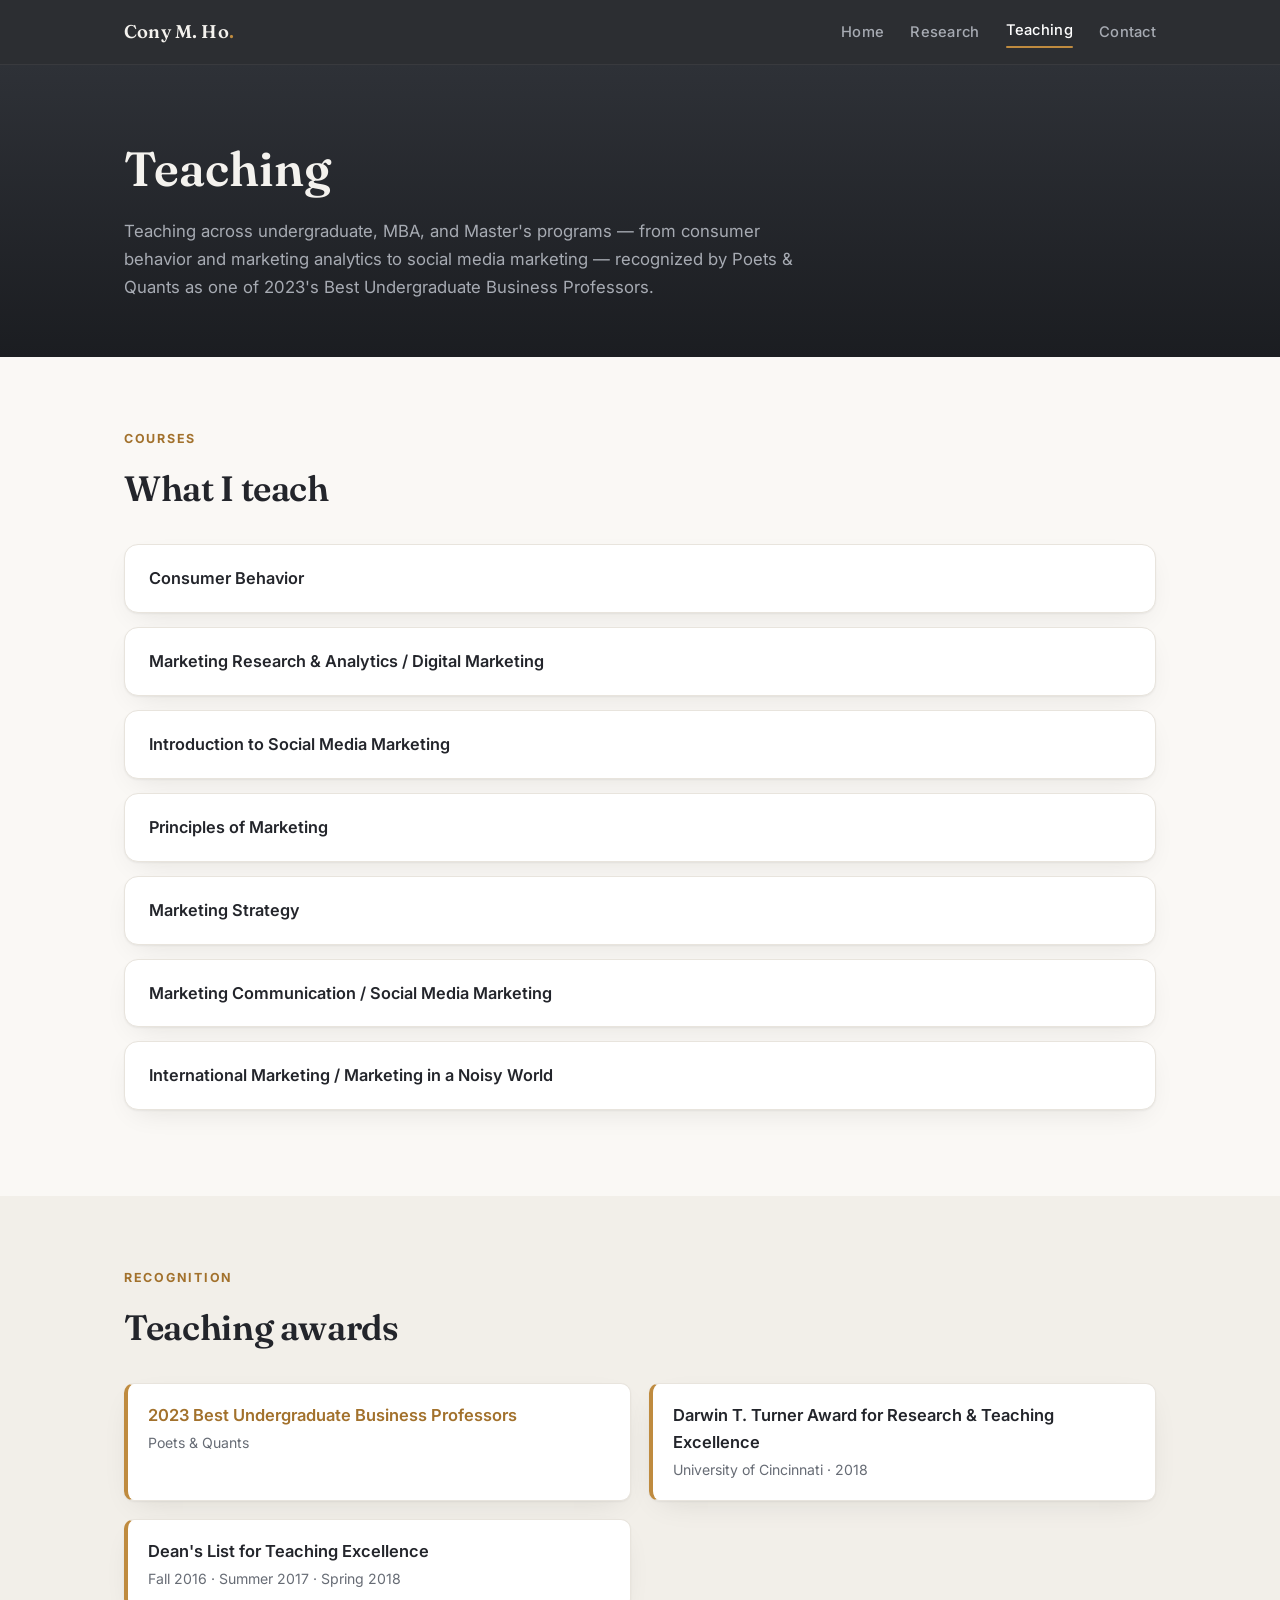
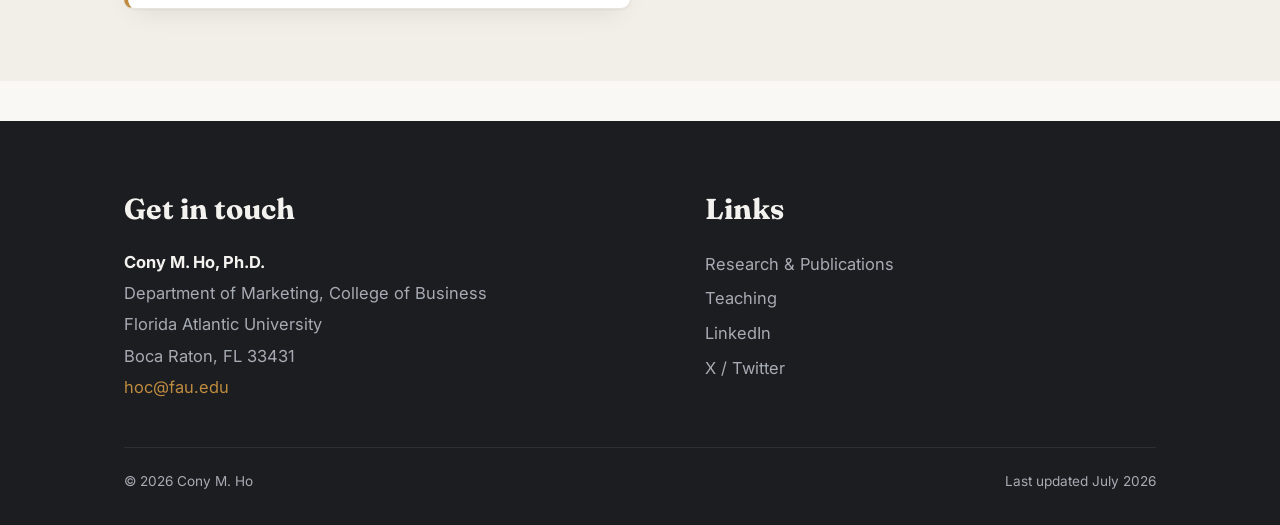
<file: teaching.html>
<!DOCTYPE html>
<html lang="en">
<head>
  <meta charset="UTF-8">
  <meta name="viewport" content="width=device-width, initial-scale=1.0">
  <title>Teaching — Cony M. Ho, Ph.D.</title>
  <meta name="description" content="Teaching by Cony M. Ho: consumer behavior, marketing analytics, social media marketing, and marketing strategy across undergraduate, MBA, and Master's levels.">
  <link rel="icon" href="data:image/svg+xml,%3Csvg xmlns='http://www.w3.org/2000/svg' viewBox='0 0 100 100'%3E%3Crect width='100' height='100' rx='20' fill='%231b1d21'/%3E%3Ctext x='50' y='68' font-size='52' font-family='Georgia' text-anchor='middle' fill='%23bf8b3f'%3ECH%3C/text%3E%3C/svg%3E">
  <link rel="preconnect" href="https://fonts.googleapis.com">
  <link rel="preconnect" href="https://fonts.gstatic.com" crossorigin>
  <link href="https://fonts.googleapis.com/css2?family=Fraunces:opsz,wght@9..144,400;9..144,600&family=Inter:wght@400;500;600;700&display=swap" rel="stylesheet">
  <link rel="stylesheet" href="css/style.css">
</head>
<body>

  <!-- ============ NAVIGATION ============ -->
  <header class="site-header">
    <div class="wrap nav">
      <a class="nav-brand" href="index.html">Cony M. Ho<span class="dot">.</span></a>
      <button class="nav-toggle" aria-label="Menu" onclick="document.querySelector('.nav-links').classList.toggle('open')">&#9776;</button>
      <ul class="nav-links">
        <li><a href="index.html">Home</a></li>
        <li><a href="research.html">Research</a></li>
        <li><a href="teaching.html" class="active">Teaching</a></li>
        <li><a href="index.html#contact">Contact</a></li>
      </ul>
    </div>
  </header>

  <!-- ============ PAGE HERO ============ -->
  <section class="page-hero">
    <div class="wrap">
      <h1>Teaching</h1>
      <p>Teaching across undergraduate, MBA, and Master's programs —
         from consumer behavior and marketing analytics to social media marketing —
         recognized by Poets &amp; Quants as one of 2023's Best Undergraduate Business Professors.</p>
    </div>
  </section>

  <!-- ============ COURSES ============ -->
  <section class="section">
    <div class="wrap">
      <p class="section-label">Courses</p>
      <h2>What I teach</h2>

      <!-- ✏️ TO ADD A NEW COURSE: copy one <div class="course">…</div> block and edit it. -->

      <div class="course">
        <div class="course-info">
          <h4>Consumer Behavior</h4>
        </div>
      </div>

      <div class="course">
        <div class="course-info">
          <h4>Marketing Research &amp; Analytics / Digital Marketing</h4>
        </div>
      </div>

      <div class="course">
        <div class="course-info">
          <h4>Introduction to Social Media Marketing</h4>
        </div>
      </div>

      <div class="course">
        <div class="course-info">
          <h4>Principles of Marketing</h4>
        </div>
      </div>

      <div class="course">
        <div class="course-info">
          <h4>Marketing Strategy</h4>
        </div>
      </div>

      <div class="course">
        <div class="course-info">
          <h4>Marketing Communication / Social Media Marketing</h4>
        </div>
      </div>

      <div class="course">
        <div class="course-info">
          <h4>International Marketing / Marketing in a Noisy World</h4>
        </div>
      </div>

    </div>
  </section>

  <!-- ============ TEACHING RECOGNITION ============ -->
  <section class="section section-alt">
    <div class="wrap">
      <p class="section-label">Recognition</p>
      <h2>Teaching awards</h2>
      <div class="awards">
        <div class="award">
          <div class="award-title"><a href="https://poetsandquantsforundergrads.com/news/2023-best-undergraduate-professors-cony-m-ho-northern-arizona-university-franke-college-of-business/" target="_blank" rel="noopener">2023 Best Undergraduate Business Professors</a></div>
          <div class="award-meta">Poets &amp; Quants</div>
        </div>
        <div class="award">
          <div class="award-title">Darwin T. Turner Award for Research &amp; Teaching Excellence</div>
          <div class="award-meta">University of Cincinnati · 2018</div>
        </div>
        <div class="award">
          <div class="award-title">Dean's List for Teaching Excellence</div>
          <div class="award-meta">Fall 2016 · Summer 2017 · Spring 2018</div>
        </div>
      </div>
    </div>
  </section>

  <!-- ============ FOOTER ============ -->
  <footer class="footer" id="contact">
    <div class="wrap">
      <div class="footer-grid">
        <div>
          <h2>Get in touch</h2>
          <address class="addr">
            <strong style="color:#f4f2ee;">Cony M. Ho, Ph.D.</strong><br>
            Department of Marketing, College of Business<br>
            Florida Atlantic University<br>
            Boca Raton, FL 33431<br>
            <a href="mailto:hoc@fau.edu">hoc@fau.edu</a>
          </address>
        </div>
        <div>
          <h2>Links</h2>
          <ul class="footer-links">
            <li><a href="research.html">Research &amp; Publications</a></li>
            <li><a href="teaching.html">Teaching</a></li>
            <li><a href="https://www.linkedin.com/in/cony-ho-6710232b/" target="_blank" rel="noopener">LinkedIn</a></li>
            <li><a href="https://x.com/ho_cony" target="_blank" rel="noopener">X / Twitter</a></li>
          </ul>
        </div>
      </div>
      <div class="footer-bottom">
        <span>© 2026 Cony M. Ho</span>
        <span>Last updated July 2026</span>
      </div>
    </div>
  </footer>

</body>
</html>
</file>
<file: css/style.css>
/* ============================================================
   Cony M. Ho — Personal Academic Website
   Design: dark elegant hero, warm paper content, bronze accent
   ============================================================ */

:root {
  --dark: #1b1d21;
  --dark-2: #24262b;
  --dark-3: #2e3138;
  --ink: #23252b;
  --muted: #676c75;
  --paper: #faf8f5;
  --card: #ffffff;
  --line: #e8e4dd;
  --accent: #bf8b3f;
  --accent-deep: #a2712c;
  --accent-soft: #f3e8d5;
  --on-dark: #f4f2ee;
  --on-dark-muted: #a7abb3;
  --radius: 14px;
  --shadow: 0 1px 2px rgba(28, 25, 18, .05), 0 10px 30px -12px rgba(28, 25, 18, .12);
  --font-serif: "Fraunces", Georgia, "Times New Roman", serif;
  --font-sans: "Inter", -apple-system, "Segoe UI", Roboto, sans-serif;
}

* { margin: 0; padding: 0; box-sizing: border-box; }

html { scroll-behavior: smooth; }

body {
  font-family: var(--font-sans);
  background: var(--paper);
  color: var(--ink);
  line-height: 1.65;
  font-size: 16.5px;
  -webkit-font-smoothing: antialiased;
}

img { max-width: 100%; display: block; }

a { color: var(--accent-deep); text-decoration: none; }
a:hover { text-decoration: underline; }

.wrap { max-width: 1080px; margin: 0 auto; padding: 0 24px; }

/* ---------- Header / nav ---------- */
.site-header {
  position: sticky;
  top: 0;
  z-index: 50;
  background: rgba(27, 29, 33, .92);
  backdrop-filter: blur(10px);
  border-bottom: 1px solid rgba(255, 255, 255, .06);
}

.nav {
  display: flex;
  align-items: center;
  justify-content: space-between;
  height: 64px;
}

.nav-brand {
  font-family: var(--font-serif);
  font-size: 1.15rem;
  font-weight: 600;
  color: var(--on-dark);
  letter-spacing: .01em;
}
.nav-brand:hover { text-decoration: none; color: #fff; }
.nav-brand .dot { color: var(--accent); }

.nav-links { display: flex; gap: 26px; align-items: center; list-style: none; }

.nav-links a {
  color: var(--on-dark-muted);
  font-size: .92rem;
  font-weight: 500;
  letter-spacing: .02em;
}
.nav-links a:hover { color: #fff; text-decoration: none; }
.nav-links a.active { color: #fff; }
.nav-links a.active::after {
  content: "";
  display: block;
  height: 2px;
  margin-top: 2px;
  background: var(--accent);
  border-radius: 2px;
}

.nav-cv {
  background: var(--accent);
  color: #1d1608 !important;
  padding: 8px 16px;
  border-radius: 999px;
  font-weight: 600 !important;
}
.nav-cv:hover { background: #d09c4c; text-decoration: none; }

/* Mobile nav */
.nav-toggle { display: none; background: none; border: 0; color: var(--on-dark); font-size: 1.6rem; cursor: pointer; }

@media (max-width: 780px) {
  .nav-toggle { display: block; }
  .nav-links {
    display: none;
    position: absolute;
    top: 64px; left: 0; right: 0;
    background: var(--dark);
    flex-direction: column;
    gap: 0;
    padding: 10px 0 16px;
    border-bottom: 1px solid rgba(255,255,255,.08);
  }
  .nav-links.open { display: flex; }
  .nav-links li { width: 100%; text-align: center; }
  .nav-links a { display: block; padding: 12px 0; }
  .nav-links a.active::after { display: none; }
  .nav-cv { display: inline-block; margin-top: 10px; }
}

/* ---------- Hero (home) ---------- */
.hero {
  background:
    radial-gradient(900px 500px at 78% 20%, rgba(78, 82, 90, .55), transparent 60%),
    linear-gradient(180deg, #33363c 0%, var(--dark) 78%);
  color: var(--on-dark);
  overflow: hidden;
}

.hero-grid {
  display: grid;
  grid-template-columns: 1.15fr .85fr;
  gap: 40px;
  align-items: end;
  min-height: 520px;
  padding-top: 56px;
}

.hero-text { padding-bottom: 64px; }

.hero-eyebrow {
  display: inline-block;
  font-size: .8rem;
  font-weight: 600;
  letter-spacing: .14em;
  text-transform: uppercase;
  color: var(--accent);
  margin-bottom: 18px;
}

.hero h1 {
  font-family: var(--font-serif);
  font-weight: 600;
  font-size: clamp(2.6rem, 5.4vw, 4rem);
  line-height: 1.08;
  letter-spacing: -.01em;
  margin-bottom: 18px;
}

.hero-tagline {
  font-size: 1.13rem;
  color: var(--on-dark-muted);
  max-width: 46ch;
  margin-bottom: 30px;
}
.hero-tagline strong { color: var(--on-dark); font-weight: 600; }

.hero-actions { display: flex; flex-wrap: wrap; gap: 12px; }

.btn {
  display: inline-flex;
  align-items: center;
  gap: 8px;
  padding: 11px 20px;
  border-radius: 999px;
  font-size: .93rem;
  font-weight: 600;
  border: 1px solid transparent;
  transition: all .15s ease;
}
.btn:hover { text-decoration: none; transform: translateY(-1px); }

.btn-primary { background: var(--accent); color: #1d1608; }
.btn-primary:hover { background: #d09c4c; }

.btn-ghost { border-color: rgba(255,255,255,.28); color: var(--on-dark); }
.btn-ghost:hover { border-color: rgba(255,255,255,.6); background: rgba(255,255,255,.05); }

/* light-context button variant */
.btn-outline { border-color: #d8d2c6; color: var(--ink); background: #fff; }
.btn-outline:hover { border-color: var(--accent); color: var(--accent-deep); }

.hero-photo { position: relative; align-self: end; }

.hero-photo img {
  width: min(360px, 78vw);
  margin: 0 auto;
  -webkit-mask-image: linear-gradient(180deg, transparent 0, #000 7%, #000 100%),
                      linear-gradient(90deg, transparent 0, #000 9%, #000 91%, transparent 100%);
  -webkit-mask-composite: source-in;
  mask-image: linear-gradient(180deg, transparent 0, #000 7%, #000 100%),
              linear-gradient(90deg, transparent 0, #000 9%, #000 91%, transparent 100%);
  mask-composite: intersect;
  filter: saturate(.98);
}

@media (max-width: 860px) {
  .hero-grid { grid-template-columns: 1fr; gap: 0; min-height: 0; padding-top: 40px; }
  .hero-text { padding-bottom: 40px; order: 2; }
  .hero-photo { order: 1; }
  .hero-photo img { width: min(300px, 70vw); }
}

/* Page hero (interior pages) */
.page-hero {
  background: linear-gradient(180deg, #2e3137 0%, var(--dark) 100%);
  color: var(--on-dark);
  padding: 64px 0 56px;
}
.page-hero h1 {
  font-family: var(--font-serif);
  font-weight: 600;
  font-size: clamp(2.1rem, 4vw, 3rem);
  margin-bottom: 10px;
}
.page-hero p { color: var(--on-dark-muted); max-width: 62ch; font-size: 1.05rem; }

/* ---------- Sections ---------- */
.section { padding: 72px 0; }
.section-alt { background: #f2efe9; }

.section-label {
  font-size: .78rem;
  font-weight: 700;
  letter-spacing: .14em;
  text-transform: uppercase;
  color: var(--accent-deep);
  margin-bottom: 10px;
}

.section h2 {
  font-family: var(--font-serif);
  font-weight: 600;
  font-size: clamp(1.7rem, 3vw, 2.2rem);
  margin-bottom: 26px;
  letter-spacing: -.01em;
}

.section h3 {
  font-family: var(--font-serif);
  font-weight: 600;
  font-size: 1.3rem;
  margin: 40px 0 16px;
}
.section h3:first-of-type { margin-top: 0; }

.lede { font-size: 1.08rem; max-width: 70ch; }
.lede + .lede { margin-top: 16px; }

/* Stats strip */
.stats {
  display: grid;
  grid-template-columns: repeat(4, 1fr);
  gap: 18px;
  margin-top: 44px;
}
.stat {
  background: var(--card);
  border: 1px solid var(--line);
  border-radius: var(--radius);
  padding: 20px 22px;
  box-shadow: var(--shadow);
}
.stat .num {
  font-family: var(--font-serif);
  font-size: 2rem;
  font-weight: 600;
  color: var(--accent-deep);
  line-height: 1.1;
}
.stat .lbl { font-size: .88rem; color: var(--muted); margin-top: 4px; }

@media (max-width: 780px) { .stats { grid-template-columns: repeat(2, 1fr); } }

/* Cards (research interests) */
.cards { display: grid; grid-template-columns: repeat(3, 1fr); gap: 20px; }
.card {
  background: var(--card);
  border: 1px solid var(--line);
  border-radius: var(--radius);
  padding: 26px;
  box-shadow: var(--shadow);
}
.card h4 {
  font-family: var(--font-serif);
  font-size: 1.15rem;
  font-weight: 600;
  margin-bottom: 10px;
}
.card p { font-size: .95rem; color: var(--muted); }
.card .card-icon { font-size: 1.5rem; margin-bottom: 12px; display: block; }

@media (max-width: 780px) { .cards { grid-template-columns: 1fr; } }

/* Fun facts chips */
.chips { display: flex; flex-wrap: wrap; gap: 10px; margin-top: 18px; }
.chip {
  background: var(--accent-soft);
  border: 1px solid #e7d7b8;
  color: #6d5320;
  border-radius: 999px;
  padding: 7px 15px;
  font-size: .88rem;
  font-weight: 500;
}

/* ---------- Publications ---------- */
.pub-list { list-style: none; }

.pub {
  display: grid;
  grid-template-columns: 64px 1fr;
  gap: 18px;
  padding: 18px 0;
  border-bottom: 1px solid var(--line);
}
.pub:last-child { border-bottom: 0; }

.pub-year {
  font-family: var(--font-serif);
  font-weight: 600;
  color: var(--accent-deep);
  font-size: 1.05rem;
  padding-top: 1px;
}

.pub-body { font-size: .98rem; }
.pub-body .authors { color: var(--muted); }
.pub-body .authors .me { color: var(--ink); font-weight: 600; }
.pub-body .title { font-weight: 600; display: block; margin: 2px 0; }
.pub-body .venue { font-style: italic; color: var(--ink); }
.pub-body .detail { color: var(--muted); }

.badges { display: inline-flex; gap: 6px; margin-left: 8px; vertical-align: 1px; }
.badge {
  display: inline-block;
  font-size: .7rem;
  font-weight: 700;
  letter-spacing: .04em;
  padding: 2px 9px;
  border-radius: 999px;
  white-space: nowrap;
}
.badge-astar { background: var(--accent); color: #1d1608; }
.badge-a { background: var(--accent-soft); color: #6d5320; border: 1px solid #e7d7b8; }
.badge-ft { background: #23252b; color: #f4f2ee; }
.badge-status { background: #eceef2; color: #4c5261; border: 1px solid #dcdfe6; }

@media (max-width: 600px) {
  .pub { grid-template-columns: 1fr; gap: 4px; }
}

/* Simple list (presentations, service, awards) */
.simple-list { list-style: none; }
.simple-list li {
  padding: 12px 0 12px 26px;
  border-bottom: 1px solid var(--line);
  position: relative;
  font-size: .97rem;
}
.simple-list li::before {
  content: "";
  position: absolute;
  left: 4px; top: 21px;
  width: 7px; height: 7px;
  border-radius: 50%;
  background: var(--accent);
}
.simple-list li:last-child { border-bottom: 0; }

/* Awards grid */
.awards { display: grid; grid-template-columns: repeat(2, 1fr); gap: 18px; }
.award {
  background: var(--card);
  border: 1px solid var(--line);
  border-left: 4px solid var(--accent);
  border-radius: 10px;
  padding: 18px 20px;
  box-shadow: var(--shadow);
}
.award .award-title { font-weight: 600; }
.award .award-meta { font-size: .88rem; color: var(--muted); margin-top: 2px; }

@media (max-width: 700px) { .awards { grid-template-columns: 1fr; } }

/* ---------- Teaching ---------- */
.course {
  background: var(--card);
  border: 1px solid var(--line);
  border-radius: var(--radius);
  padding: 20px 24px;
  box-shadow: var(--shadow);
  margin-bottom: 14px;
  display: flex;
  justify-content: space-between;
  align-items: flex-start;
  gap: 16px;
  flex-wrap: wrap;
}
.course-info h4 { font-size: 1.02rem; font-weight: 600; }
.course-info p { font-size: .9rem; color: var(--muted); margin-top: 2px; }
.eval {
  background: var(--accent-soft);
  border: 1px solid #e7d7b8;
  color: #6d5320;
  font-weight: 700;
  font-size: .85rem;
  border-radius: 999px;
  padding: 6px 14px;
  white-space: nowrap;
}

/* ---------- Timeline (experience/education) ---------- */
.timeline { list-style: none; border-left: 2px solid var(--line); margin-left: 6px; }
.timeline li { padding: 0 0 26px 24px; position: relative; }
.timeline li:last-child { padding-bottom: 4px; }
.timeline li::before {
  content: "";
  position: absolute;
  left: -7px; top: 6px;
  width: 12px; height: 12px;
  border-radius: 50%;
  background: var(--accent);
  border: 2.5px solid var(--paper);
}
.timeline .t-role { font-weight: 600; }
.timeline .t-org { color: var(--ink); }
.timeline .t-time { font-size: .87rem; color: var(--muted); }

/* Two-column about layout */
.two-col { display: grid; grid-template-columns: 1.4fr 1fr; gap: 56px; align-items: start; }
@media (max-width: 860px) { .two-col { grid-template-columns: 1fr; gap: 40px; } }

/* ---------- Contact / footer ---------- */
.footer {
  background: var(--dark);
  color: var(--on-dark-muted);
  padding: 64px 0 32px;
  margin-top: 40px;
}
.footer h2 { font-family: var(--font-serif); color: var(--on-dark); font-size: 1.8rem; margin-bottom: 14px; }
.footer a { color: var(--accent); }
.footer-grid { display: grid; grid-template-columns: 1.2fr 1fr; gap: 40px; }
.footer .addr { font-style: normal; line-height: 1.9; }
.footer-links { list-style: none; line-height: 2.1; }
.footer-links a { color: var(--on-dark-muted); }
.footer-links a:hover { color: #fff; }
.footer-bottom {
  border-top: 1px solid rgba(255,255,255,.08);
  margin-top: 44px;
  padding-top: 22px;
  font-size: .85rem;
  display: flex;
  justify-content: space-between;
  flex-wrap: wrap;
  gap: 8px;
}
@media (max-width: 700px) { .footer-grid { grid-template-columns: 1fr; } }

.view-all { margin-top: 28px; }
</file>
